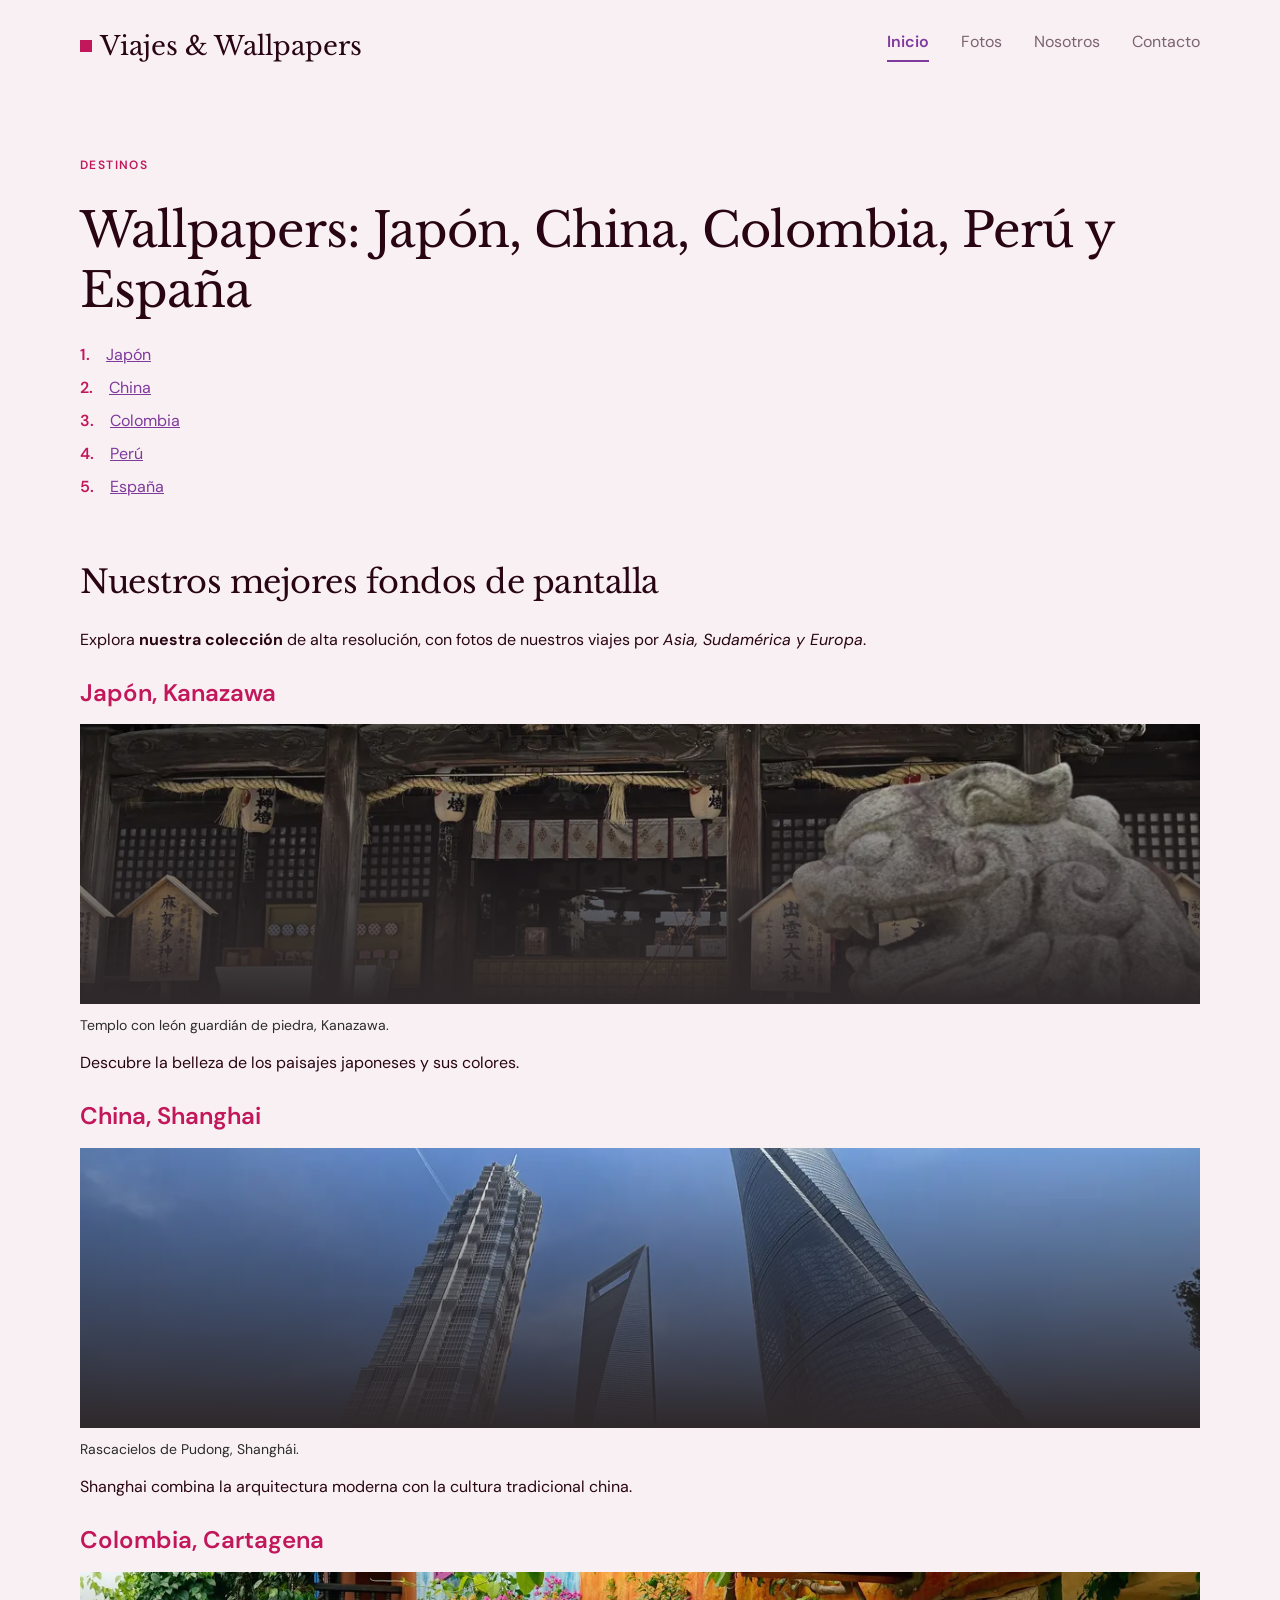
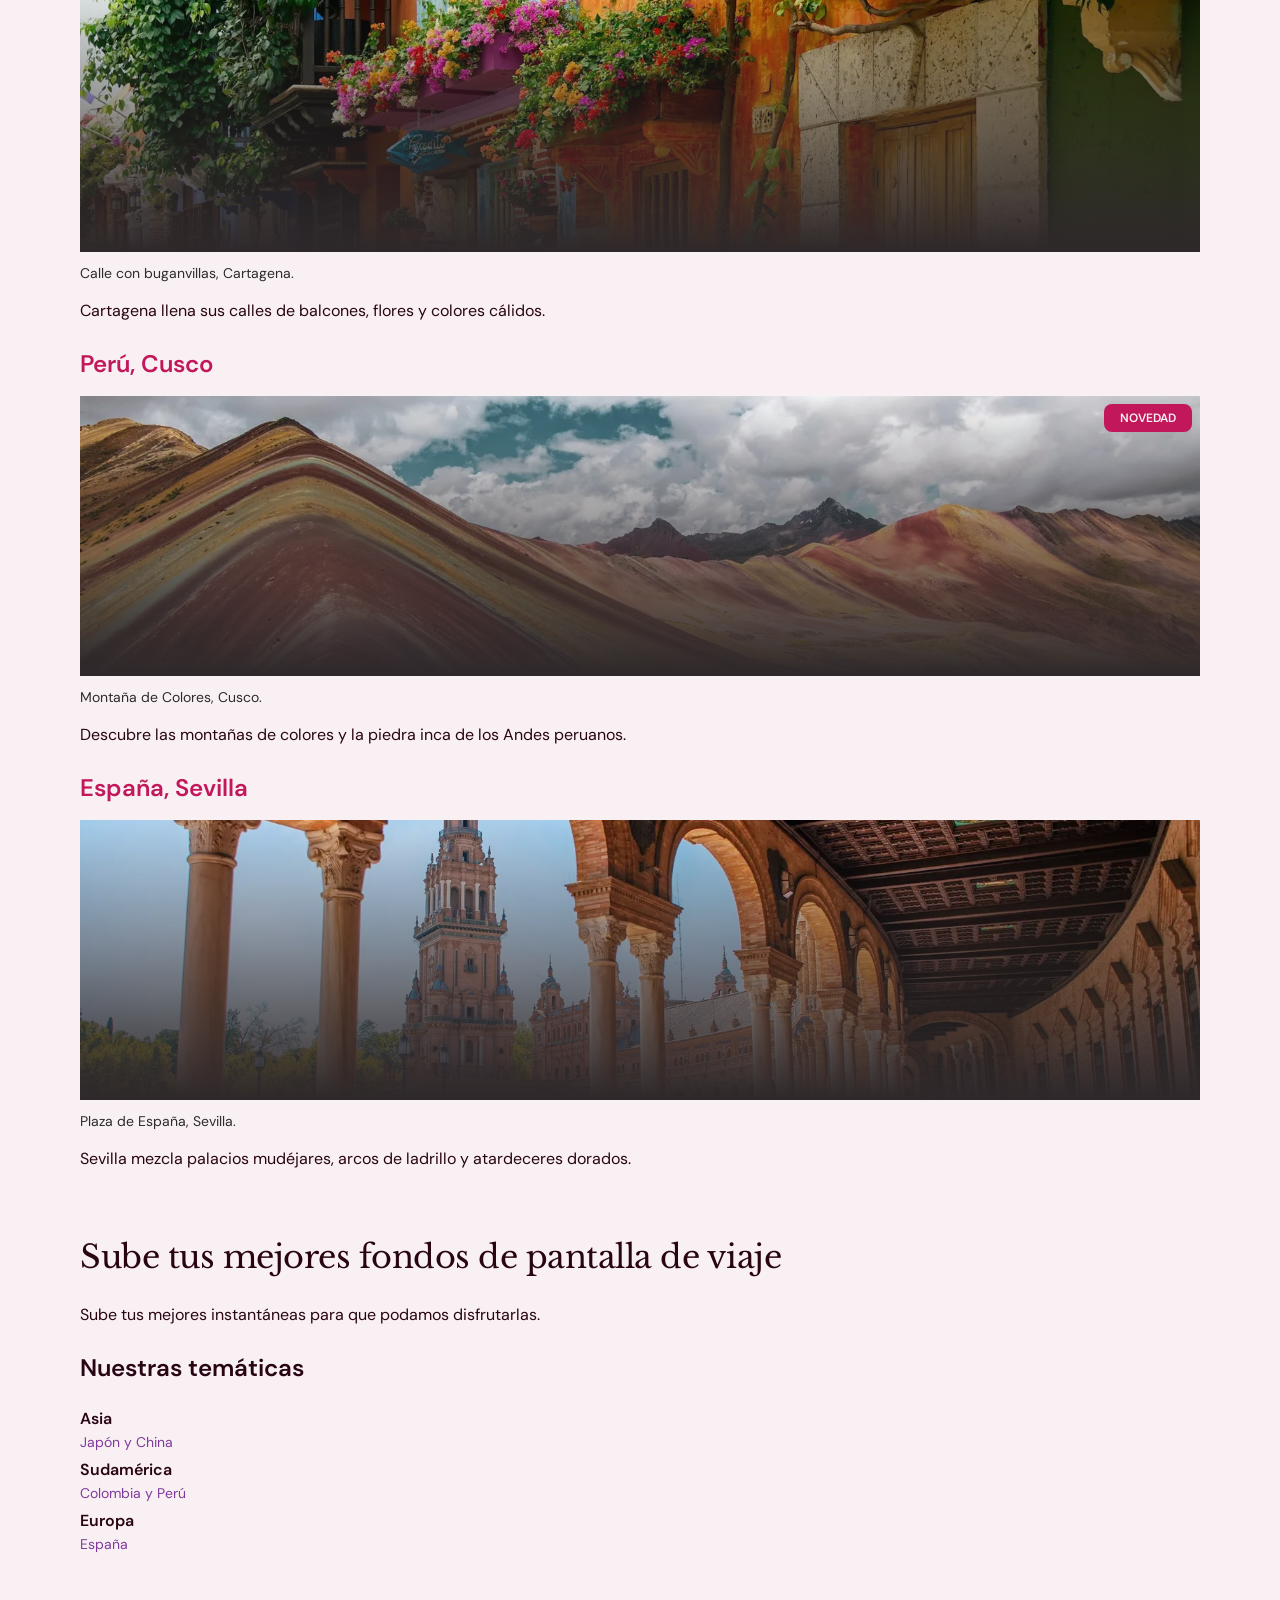
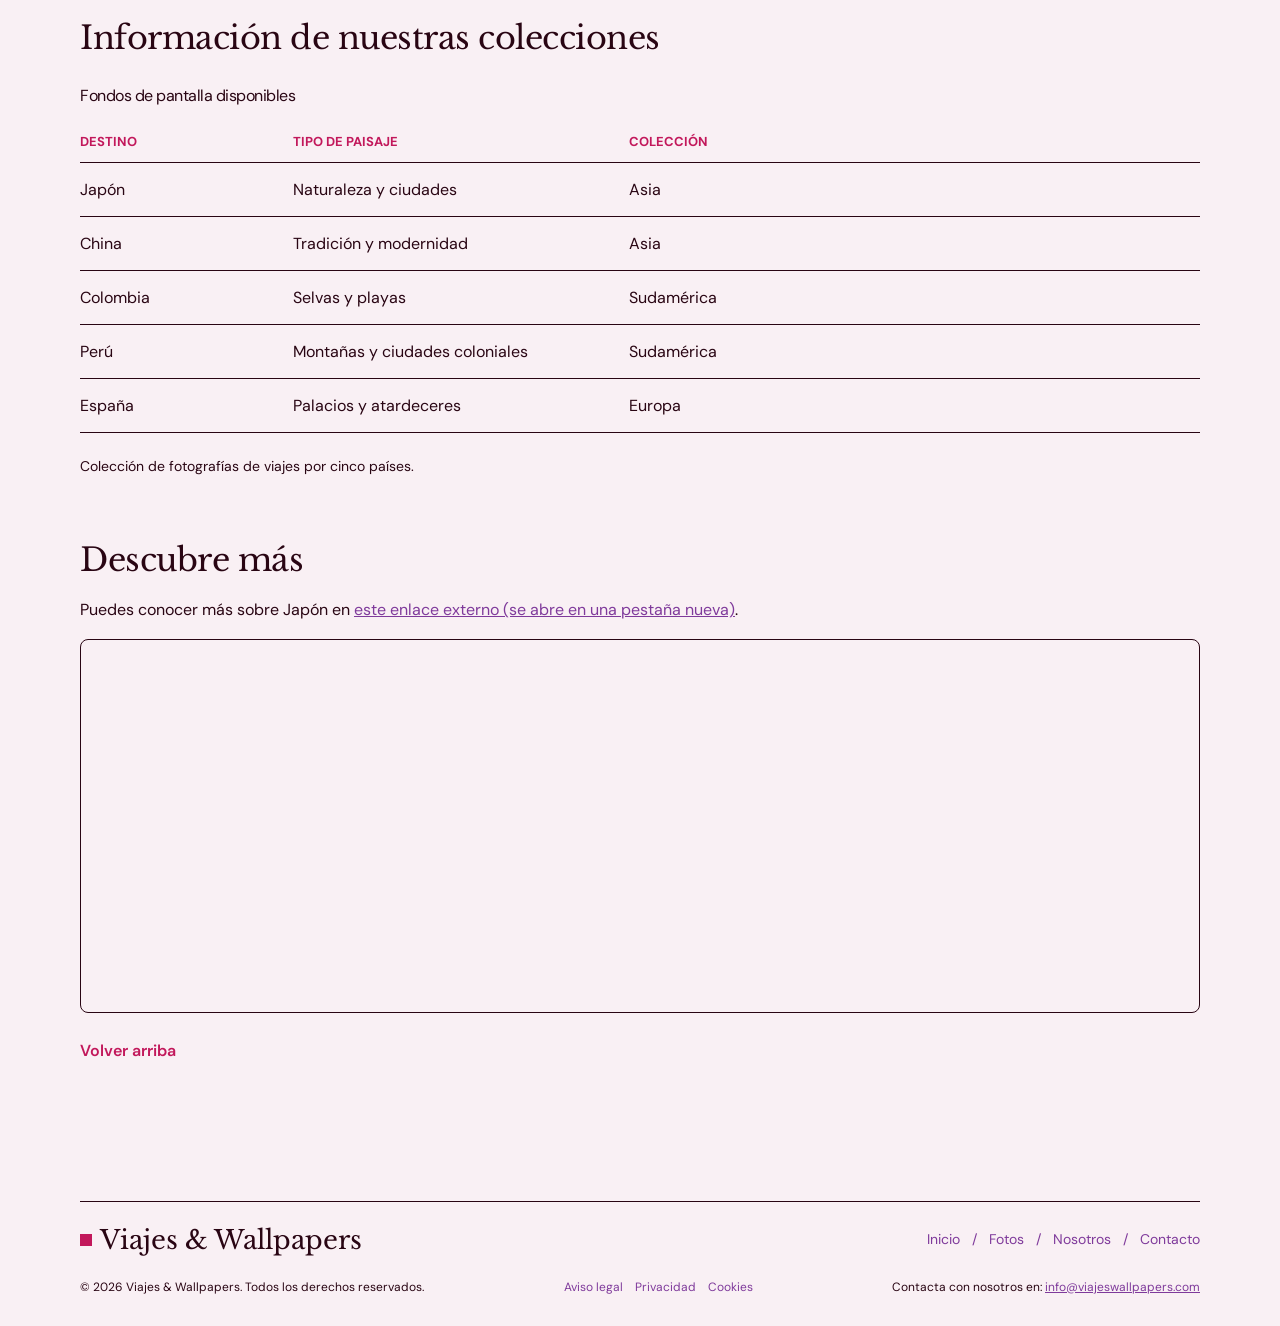
<file: index.html>
<!doctype html>
<!--
  Viajes &amp; Wallpapers · Inicio (index.html)
  Práctica UT1 · Diseño de Interfaces Web · 2.º DAW · IES Juan de la Cierva
  Portada, según nuestro diseño de Figma (Inicio, en ordenador y en móvil).
  Aquí están las tarjetas con la etiqueta «Novedad» (pasos 5 y 6) y la tabla y el mapa (paso 7).
  Cabecera, menú y pie son los mismos que en plantilla.html (paso 8). Estilos en css/estilos.css.
-->
<html lang="es">
  <head>
    <meta charset="UTF-8" />
    <meta name="viewport" content="width=device-width, initial-scale=1" />
    <title>Inicio - Viajes &amp; Wallpapers</title>

    <!-- Tipografías de nuestra guía de estilo (paso 2): Libre Baskerville para títulos y DM Sans para texto, desde Google Fonts. Este enlace va antes de estilos.css y los preconnect adelantan la conexión. Si cambiáis de fuente, cambiad este enlace en todas las páginas y las variables de fuente del CSS -->
    <link rel="preconnect" href="https://fonts.googleapis.com" />
    <link rel="preconnect" href="https://fonts.gstatic.com" crossorigin />
    <link
      rel="stylesheet"
      href="https://fonts.googleapis.com/css2?family=DM+Sans:ital,wght@0,400;0,600;0,700;1,400&amp;family=Libre+Baskerville:ital,wght@0,400;0,700;1,400&amp;display=swap"
    />
    <!-- Hoja de estilos única de la web (paso 1). Todo el estilo va en css/estilos.css: no uséis style= ni bloques style -->
    <link rel="stylesheet" href="css/estilos.css" />
    <!-- Icono de la pestaña: el cuadrado de nuestra marca -->
    <link rel="icon" href="img/icono/favicon.svg" type="image/svg+xml" />
  </head>

  <body id="arriba">
    <!-- CABECERA: zona «cabecera» del grid del body (paso 3). La marca enlaza siempre a la portada -->
    <header class="cabecera">
      <a class="marca" href="index.html">
        <span class="marca__simbolo"></span>
        Viajes &amp; Wallpapers
      </a>
    </header>

    <!-- MENÚ (paso 4): zona «menu» del grid, con display: flex en el ul. aria-current="page" va en el enlace de la página en la que estamos y es lo que la marca como activa. Si añadís una página al menú, añadid su li en todas las páginas y en plantilla.html -->
    <nav class="menu" aria-label="Menú principal">
      <ul>
        <li><a href="index.html" aria-current="page">Inicio</a></li>
        <li><a href="fotos.html">Fotos</a></li>
        <li><a href="nosotros.html">Nosotros</a></li>
        <li><a href="contacto.html">Contacto</a></li>
      </ul>
    </nav>

    <!-- CONTENIDO PRINCIPAL: zona «principal» del grid. Un solo main y un solo h1 por página, con los títulos en orden (h1, h2, h3) sin saltar niveles -->
    <main class="principal">
      <!-- PRESENTACIÓN: único h1 de la página y lista de los cinco destinos. El antetítulo «Destinos» solo se ve en ordenador: en móvil lo oculta el CSS (sección 17) -->
      <section class="seccion">
        <p class="antetitulo antetitulo--escritorio">Destinos</p>
        <h1>Wallpapers: Japón, China, Colombia, Perú y España</h1>
        <ol class="lista-destinos">
          <li><a href="fotos.html#japon">Japón</a></li>
          <li><a href="fotos.html#china">China</a></li>
          <li><a href="fotos.html#colombia">Colombia</a></li>
          <li><a href="fotos.html#peru">Perú</a></li>
          <li><a href="fotos.html#espana">España</a></li>
        </ol>
      </section>

      <!-- FONDOS DE PANTALLA: un h2, una introducción y las tarjetas de los destinos -->
      <section class="seccion">
        <h2>Nuestros mejores fondos de pantalla</h2>
        <p>
          Explora <strong>nuestra colección</strong> de alta resolución, con
          fotos de nuestros viajes por <em>Asia, Sudamérica y Europa</em>.
        </p>

        <!-- TARJETAS (paso 5): div.tarjetas con un article.tarjeta por destino. Para añadir una, copiad un article entero y cambiad h3, foto, alt, pie de foto y texto (el alt describe lo que se ve en la foto). ETIQUETA «NOVEDAD» (paso 6): es el span.etiqueta de Perú; para ponerla en otra tarjeta, moved el span a esa tarjeta -->
        <div class="tarjetas">
          <article class="tarjeta">
            <h3>Japón, Kanazawa</h3>
            <figure>
              <img
                src="img/25.webp"
                alt="Templo japonés de madera con un león guardián de piedra en primer plano"
              />
              <figcaption>
                Templo con león guardián de piedra, Kanazawa.
              </figcaption>
            </figure>
            <p>Descubre la belleza de los paisajes japoneses y sus colores.</p>
          </article>

          <article class="tarjeta">
            <h3>China, Shanghai</h3>
            <figure>
              <img
                src="img/9.webp"
                alt="Rascacielos de Pudong vistos desde abajo contra un cielo azul"
              />
              <figcaption>Rascacielos de Pudong, Shanghái.</figcaption>
            </figure>
            <p>
              Shanghai combina la arquitectura moderna con la cultura
              tradicional china.
            </p>
          </article>

          <article class="tarjeta">
            <h3>Colombia, Cartagena</h3>
            <figure>
              <img
                src="img/65.webp"
                alt="Calle de Cartagena con fachadas de colores y buganvillas en los balcones"
              />
              <figcaption>Calle con buganvillas, Cartagena.</figcaption>
            </figure>
            <p>
              Cartagena llena sus calles de balcones, flores y colores cálidos.
            </p>
          </article>

          <article class="tarjeta">
            <span class="etiqueta">Novedad</span>
            <h3>Perú, Cusco</h3>
            <figure>
              <img
                src="img/30.webp"
                alt="Montaña de Colores con franjas rosas, ocres y moradas bajo un cielo nublado"
              />
              <figcaption>Montaña de Colores, Cusco.</figcaption>
            </figure>
            <p>
              Descubre las montañas de colores y la piedra inca de los Andes
              peruanos.
            </p>
          </article>

          <article class="tarjeta">
            <h3>España, Sevilla</h3>
            <figure>
              <img
                src="img/41.webp"
                alt="Galería de arcos de la Plaza de España de Sevilla con una torre al fondo"
              />
              <figcaption>Plaza de España, Sevilla.</figcaption>
            </figure>
            <p>
              Sevilla mezcla palacios mudéjares, arcos de ladrillo y atardeceres
              dorados.
            </p>
          </article>
        </div>
      </section>

      <!-- SUBE TUS FONDOS: lista anidada de la UT0 (un ul dentro de cada li). Para un país nuevo, añadid su li dentro de su continente: la «y» entre países la pone el CSS -->
      <section class="seccion">
        <h2>Sube tus mejores fondos de pantalla de viaje</h2>
        <p>Sube tus mejores instantáneas para que podamos disfrutarlas.</p>

        <h3>Nuestras temáticas</h3>
        <ul class="tematicas">
          <li>
            Asia
            <ul>
              <li>Japón</li>
              <li>China</li>
            </ul>
          </li>
          <li>
            Sudamérica
            <ul>
              <li>Colombia</li>
              <li>Perú</li>
            </ul>
          </li>
          <li>
            Europa
            <ul>
              <li>España</li>
            </ul>
          </li>
        </ul>
      </section>

      <!-- TABLA DE COLECCIONES (paso 7): la tabla de la UT0, con caption, th con scope="col" y la nota final con colspan. Todo su estilo está en el CSS. Para un país nuevo, añadid un tr en el tbody con la colección escrita en su fila (sin rowspan) -->
      <section class="seccion">
        <h2>Información de nuestras colecciones</h2>
        <table>
          <caption>
            Fondos de pantalla disponibles
          </caption>
          <thead>
            <tr>
              <th scope="col">Destino</th>
              <th scope="col">Tipo de paisaje</th>
              <th scope="col">Colección</th>
            </tr>
          </thead>
          <tbody>
            <tr>
              <td>Japón</td>
              <td>Naturaleza y ciudades</td>
              <td>Asia</td>
            </tr>
            <tr>
              <td>China</td>
              <td>Tradición y modernidad</td>
              <td>Asia</td>
            </tr>
            <tr>
              <td>Colombia</td>
              <td>Selvas y playas</td>
              <td>Sudamérica</td>
            </tr>
            <tr>
              <td>Perú</td>
              <td>Montañas y ciudades coloniales</td>
              <td>Sudamérica</td>
            </tr>
            <tr>
              <td>España</td>
              <td>Palacios y atardeceres</td>
              <td>Europa</td>
            </tr>
          </tbody>
          <tfoot>
            <tr>
              <td colspan="3">
                Colección de fotografías de viajes por cinco países.
              </td>
            </tr>
          </tfoot>
        </table>
      </section>

      <!-- DESCUBRE MÁS: enlace externo y mapa (paso 7). El enlace abre otra pestaña: lleva rel="noopener" por seguridad y lo avisa en el texto para no sorprender a nadie. El iframe de OpenStreetMap necesita su title, que es lo que lee el lector de pantalla; loading="lazy" retrasa su carga hasta que se acerca a la pantalla. «Volver arriba» lleva al id="arriba" del body -->
      <section class="seccion seccion--compacta">
        <h2>Descubre más</h2>
        <p>
          Puedes conocer más sobre Japón en
          <a
            href="https://es.wikipedia.org/wiki/Jap%C3%B3n"
            target="_blank"
            rel="noopener"
            >este enlace externo (se abre en una pestaña nueva)</a
          >.
        </p>
        <iframe
          class="mapa"
          src="https://www.openstreetmap.org/export/embed.html?bbox=128.0%2C30.0%2C146.5%2C45.6&amp;layer=mapnik"
          title="Mapa de Japón en OpenStreetMap"
          loading="lazy"
        ></iframe>
        <a class="volver-arriba" href="#arriba">Volver arriba</a>
      </section>
    </main>

    <!-- PIE (paso 8): zona «pie» del grid, igual en todas las páginas, con los enlaces legales. Si cambiáis algo del pie, cambiadlo en todas las páginas y en plantilla.html -->
    <footer class="pie">
      <div class="pie__fila">
        <a class="marca" href="index.html">
          <span class="marca__simbolo"></span>
          Viajes &amp; Wallpapers
        </a>
        <nav aria-label="Menú del pie">
          <ul class="pie__lista pie__lista--barras">
            <li><a href="index.html">Inicio</a></li>
            <li><a href="fotos.html">Fotos</a></li>
            <li><a href="nosotros.html">Nosotros</a></li>
            <li><a href="contacto.html">Contacto</a></li>
          </ul>
        </nav>
      </div>

      <div class="pie__fila pie__legal">
        <p>
          &copy; 2026 Viajes &amp; Wallpapers. Todos los derechos reservados.
        </p>
        <ul class="pie__lista">
          <li><a href="aviso-legal.html">Aviso legal</a></li>
          <li><a href="privacidad.html">Privacidad</a></li>
          <li><a href="cookies.html">Cookies</a></li>
        </ul>
        <p>
          <!-- ===== PARTE COMÚN: cuentame si ves este mensaje ===== -->
          Contacta con nosotros en:
          <a href="mailto:info@viajeswallpapers.com"
            >info@viajeswallpapers.com</a
          >
        </p>
      </div>
    </footer>
  </body>
</html>
</file>
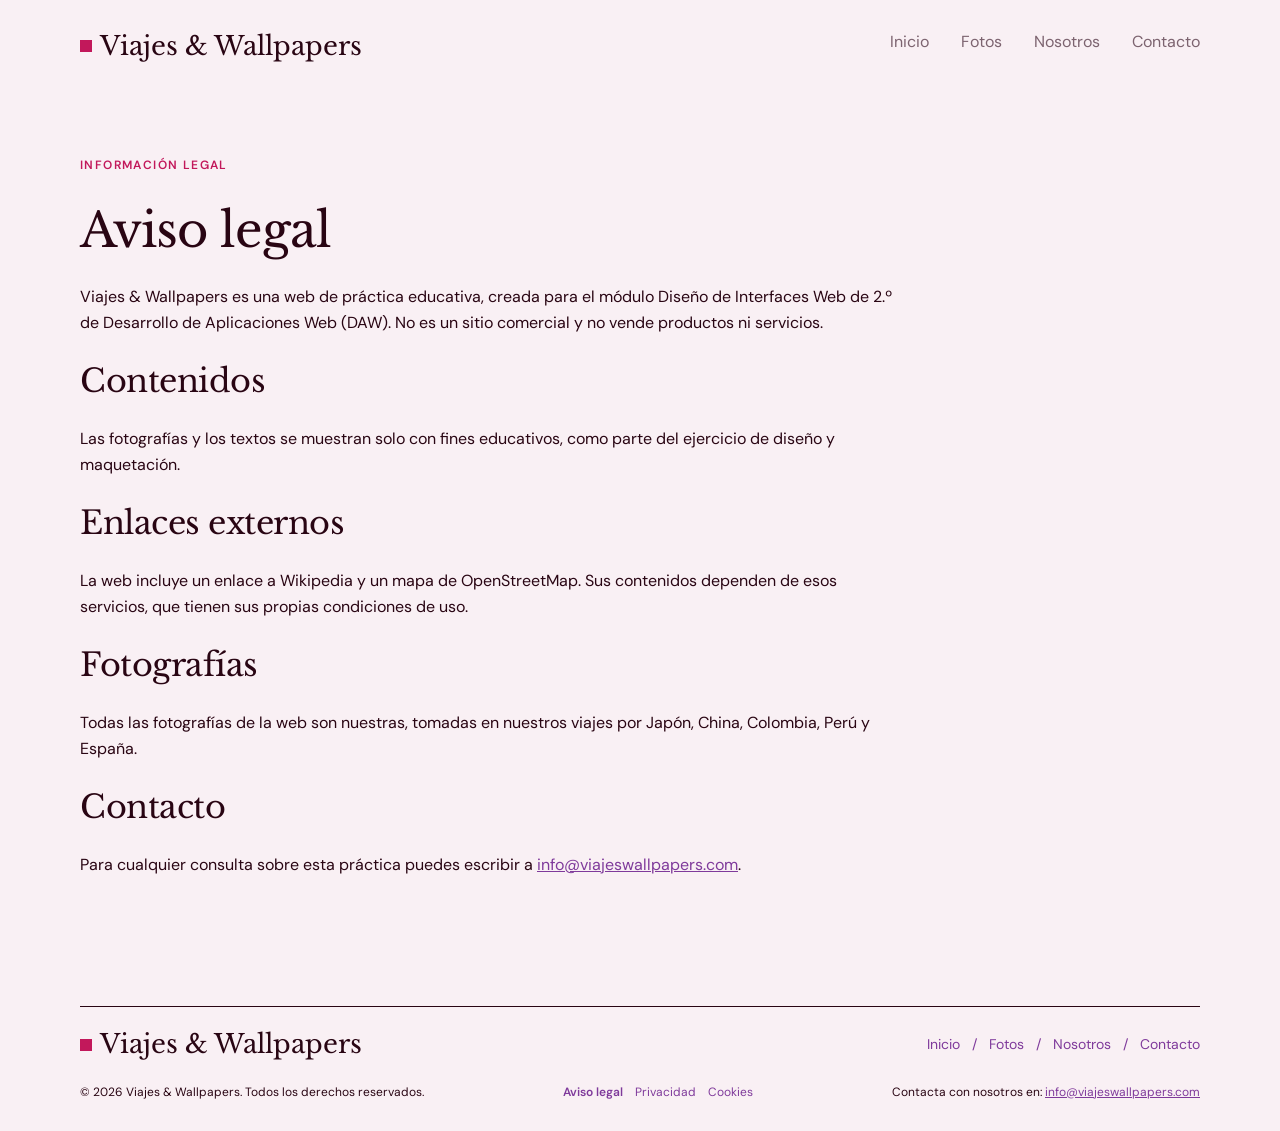
<file: aviso-legal.html>
<!doctype html>
<!--
  Viajes &amp; Wallpapers · Aviso legal (aviso-legal.html)
  Práctica UT1 · Diseño de Interfaces Web · 2.º DAW · IES Juan de la Cierva
  Creada a partir de plantilla.html (paso 8): solo cambian el title y el contenido del main.
  Estilos en css/estilos.css.
-->
<html lang="es">
  <head>
    <!-- ===== PARTE COMÚN: no tocar ===== -->
    <meta charset="UTF-8" />
    <meta
      name="viewport"
      content="width=device-width, initial-scale=1" />

    <!-- ===== ZONA VARIABLE: el título, con el formato «Nombre - Viajes &amp; Wallpapers» ===== -->
    <title>Aviso legal - Viajes &amp; Wallpapers</title>

    <!-- ===== PARTE COMÚN: no tocar ===== -->
    <!-- Tipografías de nuestra guía de estilo (paso 2): Libre Baskerville para títulos y DM Sans para texto, desde Google Fonts. Este enlace va antes de estilos.css y los preconnect adelantan la conexión. Si cambiáis de fuente, cambiad este enlace en todas las páginas y las variables de fuente del CSS -->
    <link rel="preconnect" href="https://fonts.googleapis.com" />
    <link rel="preconnect" href="https://fonts.gstatic.com" crossorigin />
    <link
      rel="stylesheet"
      href="https://fonts.googleapis.com/css2?family=DM+Sans:ital,wght@0,400;0,600;0,700;1,400&amp;family=Libre+Baskerville:ital,wght@0,400;0,700;1,400&amp;display=swap" />
    <!-- Hoja de estilos única de la web (paso 1). Todo el estilo va en css/estilos.css: no uséis style= ni bloques style -->
    <link rel="stylesheet" href="css/estilos.css" />
    <!-- Icono de la pestaña: el cuadrado de nuestra marca -->
    <link rel="icon" href="img/icono/favicon.svg" type="image/svg+xml" />
  </head>

  <body id="arriba">
    <!-- ===== PARTE COMÚN: no tocar ===== -->
    <!-- CABECERA: zona «cabecera» del grid del body (paso 3). La marca enlaza siempre a la portada -->
    <header class="cabecera">
      <a class="marca" href="index.html">
        <span class="marca__simbolo"></span>
        Viajes &amp; Wallpapers
      </a>
    </header>

    <!-- MENÚ (paso 4): zona «menu» del grid, con display: flex en el ul. aria-current="page" va en el enlace de la página en la que estamos y es lo que la marca como activa. Si añadís una página al menú, añadid su li en todas las páginas y en plantilla.html -->
    <!-- Las páginas legales no están en el menú: aquí ningún enlace lleva aria-current, la página se marca en el pie -->
    <nav class="menu" aria-label="Menú principal">
      <ul>
        <li><a href="index.html">Inicio</a></li>
        <li><a href="fotos.html">Fotos</a></li>
        <li><a href="nosotros.html">Nosotros</a></li>
        <li><a href="contacto.html">Contacto</a></li>
      </ul>
    </nav>

    <!-- CONTENIDO PRINCIPAL: zona «principal» del grid. Un solo main y un solo h1 por página, con los títulos en orden (h1, h2, h3) sin saltar niveles -->
    <main class="principal">
      <!-- ===== ZONA VARIABLE: el contenido de la página, con un solo h1 ===== -->
      <section class="seccion seccion--lectura">
        <p class="antetitulo">Información legal</p>
        <h1>Aviso legal</h1>
        <p>
          Viajes &amp; Wallpapers es una web de práctica educativa, creada para
          el módulo Diseño de Interfaces Web de 2.º de Desarrollo de
          Aplicaciones Web (DAW). No es un sitio comercial y no vende productos
          ni servicios.
        </p>

        <h2>Contenidos</h2>
        <p>
          Las fotografías y los textos se muestran solo con fines educativos,
          como parte del ejercicio de diseño y maquetación.
        </p>

        <h2>Enlaces externos</h2>
        <p>
          La web incluye un enlace a Wikipedia y un mapa de OpenStreetMap. Sus
          contenidos dependen de esos servicios, que tienen sus propias
          condiciones de uso.
        </p>

        <!-- FOTOGRAFÍAS: la web presenta todas las fotos como nuestras. Los créditos de las que no lo son (autor, enlace y licencia) están en el README.md: si añadís una foto que no sea nuestra, apuntadla allí -->
        <h2>Fotografías</h2>
        <p>
          Todas las fotografías de la web son nuestras, tomadas en nuestros
          viajes por Japón, China, Colombia, Perú y España.
        </p>

        <h2>Contacto</h2>
        <p>
          Para cualquier consulta sobre esta práctica puedes escribir a
          <a href="mailto:info@viajeswallpapers.com">info@viajeswallpapers.com</a>.
        </p>
      </section>
    </main>

    <!-- ===== PARTE COMÚN: no tocar ===== -->
    <!-- PIE (paso 8): zona «pie» del grid, igual en todas las páginas, con los enlaces legales. Si cambiáis algo del pie, cambiadlo en todas las páginas y en plantilla.html -->
    <footer class="pie">
      <div class="pie__fila">
        <a class="marca" href="index.html">
          <span class="marca__simbolo"></span>
          Viajes &amp; Wallpapers
        </a>
        <nav aria-label="Menú del pie">
          <ul class="pie__lista pie__lista--barras">
            <li><a href="index.html">Inicio</a></li>
            <li><a href="fotos.html">Fotos</a></li>
            <li><a href="nosotros.html">Nosotros</a></li>
            <li><a href="contacto.html">Contacto</a></li>
          </ul>
        </nav>
      </div>

      <div class="pie__fila pie__legal">
        <p>&copy; 2026 Viajes &amp; Wallpapers. Todos los derechos reservados.</p>
        <!-- Esta página legal lleva aria-current="page" en su enlace: el CSS lo marca en seminegrita -->
        <ul class="pie__lista">
          <li><a href="aviso-legal.html" aria-current="page">Aviso legal</a></li>
          <li><a href="privacidad.html">Privacidad</a></li>
          <li><a href="cookies.html">Cookies</a></li>
        </ul>
        <p>
          Contacta con nosotros en:
          <a href="mailto:info@viajeswallpapers.com">info@viajeswallpapers.com</a>
        </p>
      </div>
    </footer>
  </body>
</html>
</file>
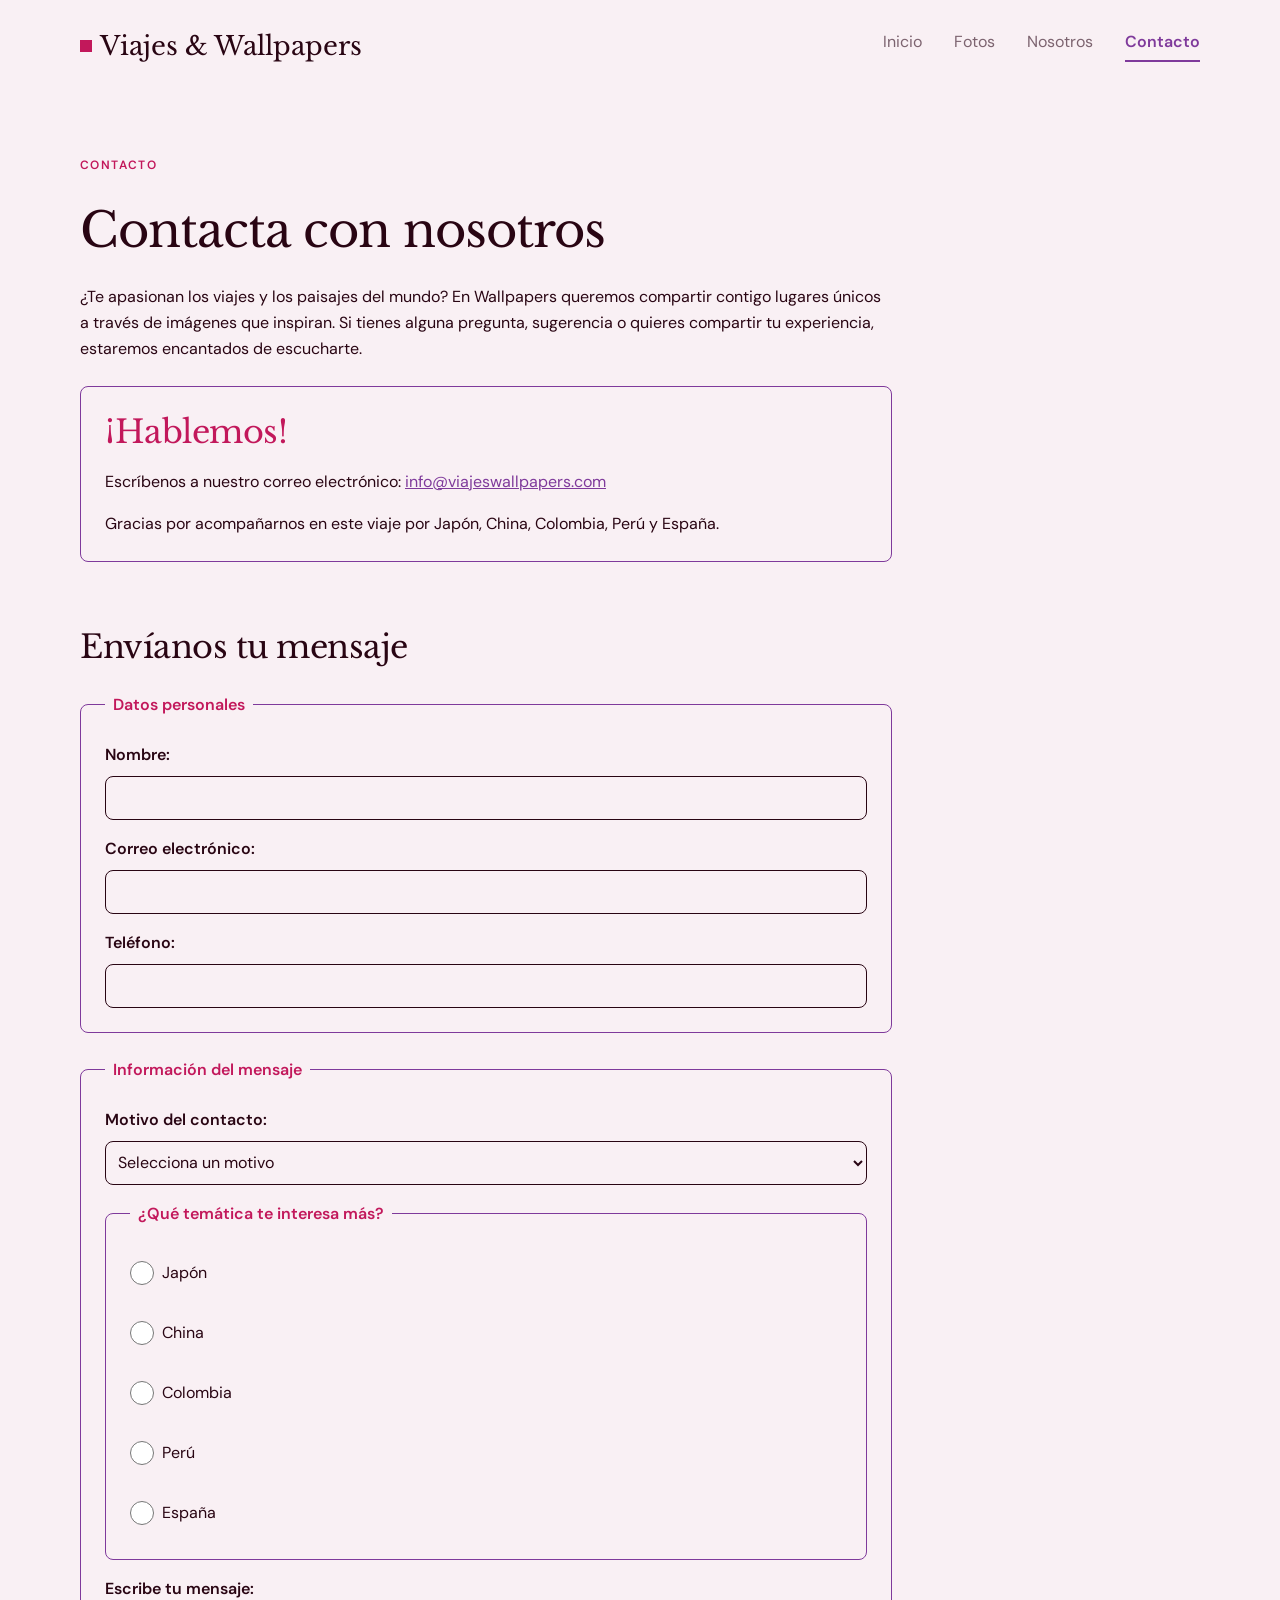
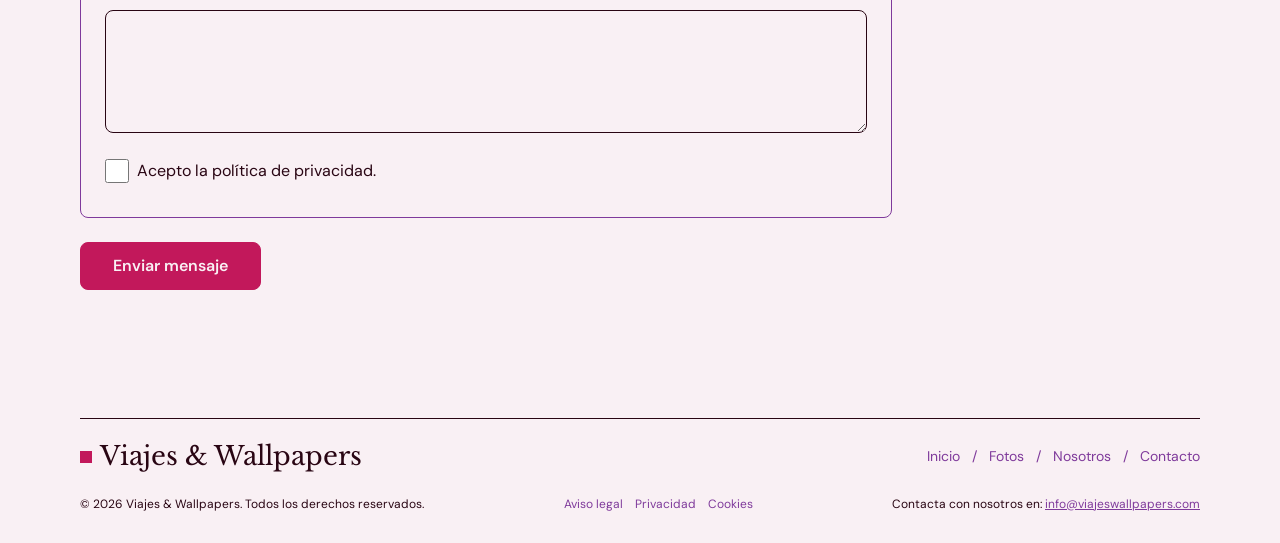
<file: contacto.html>
<!doctype html>
<!--
  Viajes &amp; Wallpapers · Contacto (contacto.html)
  Práctica UT1 · Diseño de Interfaces Web · 2.º DAW · IES Juan de la Cierva
  Formulario de contacto. No tiene diseño propio en Figma: reutiliza las clases comunes.
  Cabecera, menú y pie son los mismos que en plantilla.html (paso 8). Estilos en css/estilos.css.
-->
<html lang="es">
  <head>
    <meta charset="UTF-8" />
    <meta
      name="viewport"
      content="width=device-width, initial-scale=1" />

    <title>Contacto - Viajes &amp; Wallpapers</title>

    <!-- Tipografías de nuestra guía de estilo (paso 2): Libre Baskerville para títulos y DM Sans para texto, desde Google Fonts. Este enlace va antes de estilos.css y los preconnect adelantan la conexión. Si cambiáis de fuente, cambiad este enlace en todas las páginas y las variables de fuente del CSS -->
    <link rel="preconnect" href="https://fonts.googleapis.com" />
    <link rel="preconnect" href="https://fonts.gstatic.com" crossorigin />
    <link
      rel="stylesheet"
      href="https://fonts.googleapis.com/css2?family=DM+Sans:ital,wght@0,400;0,600;0,700;1,400&amp;family=Libre+Baskerville:ital,wght@0,400;0,700;1,400&amp;display=swap" />
    <!-- Hoja de estilos única de la web (paso 1). Todo el estilo va en css/estilos.css: no uséis style= ni bloques style -->
    <link rel="stylesheet" href="css/estilos.css" />
    <!-- Icono de la pestaña: el cuadrado de nuestra marca -->
    <link rel="icon" href="img/icono/favicon.svg" type="image/svg+xml" />
  </head>

  <body id="arriba">
    <!-- CABECERA: zona «cabecera» del grid del body (paso 3). La marca enlaza siempre a la portada -->
    <header class="cabecera">
      <a class="marca" href="index.html">
        <span class="marca__simbolo"></span>
        Viajes &amp; Wallpapers
      </a>
    </header>

    <!-- MENÚ (paso 4): zona «menu» del grid, con display: flex en el ul. aria-current="page" va en el enlace de la página en la que estamos y es lo que la marca como activa. Si añadís una página al menú, añadid su li en todas las páginas y en plantilla.html -->
    <nav class="menu" aria-label="Menú principal">
      <ul>
        <li><a href="index.html">Inicio</a></li>
        <li><a href="fotos.html">Fotos</a></li>
        <li><a href="nosotros.html">Nosotros</a></li>
        <li><a href="contacto.html" aria-current="page">Contacto</a></li>
      </ul>
    </nav>

    <!-- CONTENIDO PRINCIPAL: zona «principal» del grid. Un solo main y un solo h1 por página, con los títulos en orden (h1, h2, h3) sin saltar niveles -->
    <main class="principal">
      <!-- PRESENTACIÓN: único h1, texto de la UT0 y una tarjeta con borde con el correo (el enlace mailto: abre el programa de correo) -->
      <section class="seccion seccion--lectura">
        <p class="antetitulo">Contacto</p>
        <h1>Contacta con nosotros</h1>
        <p>
          ¿Te apasionan los viajes y los paisajes del mundo? En Wallpapers
          queremos compartir contigo lugares únicos a través de imágenes que
          inspiran. Si tienes alguna pregunta, sugerencia o quieres compartir tu
          experiencia, estaremos encantados de escucharte.
        </p>

        <article class="tarjeta tarjeta--borde">
          <h2>¡Hablemos!</h2>
          <p>
            Escríbenos a nuestro correo electrónico:
            <a href="mailto:info@viajeswallpapers.com">info@viajeswallpapers.com</a>
          </p>
          <p>Gracias por acompañarnos en este viaje por Japón, China, Colombia, Perú y España.</p>
        </article>
      </section>

      <!-- FORMULARIO: no tenemos servidor, así que action="#" y method="get" solo recargan la página (lo explica la política de privacidad). La validación es la de HTML5 (required, minlength, type="email"), sin JavaScript. Cada label va unido a su campo con for e id: si copiáis un campo, cambiad los dos. Los fieldset con legend agrupan los campos relacionados -->
      <section class="seccion">
        <h2>Envíanos tu mensaje</h2>

        <form class="formulario" action="#" method="get">
          <!-- Datos personales -->
          <fieldset>
            <legend>Datos personales</legend>

            <p class="campo">
              <label for="nombre">Nombre:</label>
              <input type="text" id="nombre" name="nombre" required minlength="2" />
            </p>

            <p class="campo">
              <label for="correo">Correo electrónico:</label>
              <input type="email" id="correo" name="correo" required />
            </p>

            <p class="campo">
              <label for="telefono">Teléfono:</label>
              <input type="tel" id="telefono" name="telefono" required />
            </p>
          </fieldset>

          <!-- Información del mensaje -->
          <fieldset>
            <legend>Información del mensaje</legend>

            <p class="campo">
              <label for="motivo">Motivo del contacto:</label>
              <select id="motivo" name="motivo" required>
                <option value="">Selecciona un motivo</option>
                <option value="consulta">Consulta</option>
                <option value="sugerencia">Sugerencia</option>
                <option value="fotografias">Compartir fotografías</option>
                <option value="otro">Otro</option>
              </select>
            </p>

            <!-- Temática: los radios comparten name, así solo se puede elegir uno, y basta con required en el primero. Para añadir un país, copiad un p.opcion y cambiad id, value y for -->
            <fieldset class="opciones">
              <legend>¿Qué temática te interesa más?</legend>
              <p class="opcion">
                <input type="radio" id="japon" name="tematica" value="japon" required />
                <label for="japon">Japón</label>
              </p>
              <p class="opcion">
                <input type="radio" id="china" name="tematica" value="china" />
                <label for="china">China</label>
              </p>
              <p class="opcion">
                <input type="radio" id="colombia" name="tematica" value="colombia" />
                <label for="colombia">Colombia</label>
              </p>
              <p class="opcion">
                <input type="radio" id="peru" name="tematica" value="peru" />
                <label for="peru">Perú</label>
              </p>
              <p class="opcion">
                <input type="radio" id="espana" name="tematica" value="espana" />
                <label for="espana">España</label>
              </p>
            </fieldset>

            <p class="campo">
              <label for="mensaje">Escribe tu mensaje:</label>
              <textarea id="mensaje" name="mensaje" rows="5" required minlength="10"></textarea>
            </p>

            <p class="opcion">
              <input type="checkbox" id="privacidad" name="privacidad" required />
              <label for="privacidad">Acepto la política de privacidad.</label>
            </p>
          </fieldset>

          <button class="boton" type="submit">Enviar mensaje</button>
        </form>
      </section>
    </main>

    <!-- PIE (paso 8): zona «pie» del grid, igual en todas las páginas, con los enlaces legales. Si cambiáis algo del pie, cambiadlo en todas las páginas y en plantilla.html -->
    <footer class="pie">
      <div class="pie__fila">
        <a class="marca" href="index.html">
          <span class="marca__simbolo"></span>
          Viajes &amp; Wallpapers
        </a>
        <nav aria-label="Menú del pie">
          <ul class="pie__lista pie__lista--barras">
            <li><a href="index.html">Inicio</a></li>
            <li><a href="fotos.html">Fotos</a></li>
            <li><a href="nosotros.html">Nosotros</a></li>
            <li><a href="contacto.html">Contacto</a></li>
          </ul>
        </nav>
      </div>

      <div class="pie__fila pie__legal">
        <p>&copy; 2026 Viajes &amp; Wallpapers. Todos los derechos reservados.</p>
        <ul class="pie__lista">
          <li><a href="aviso-legal.html">Aviso legal</a></li>
          <li><a href="privacidad.html">Privacidad</a></li>
          <li><a href="cookies.html">Cookies</a></li>
        </ul>
        <p>
          Contacta con nosotros en:
          <a href="mailto:info@viajeswallpapers.com">info@viajeswallpapers.com</a>
        </p>
      </div>
    </footer>
  </body>
</html>
</file>
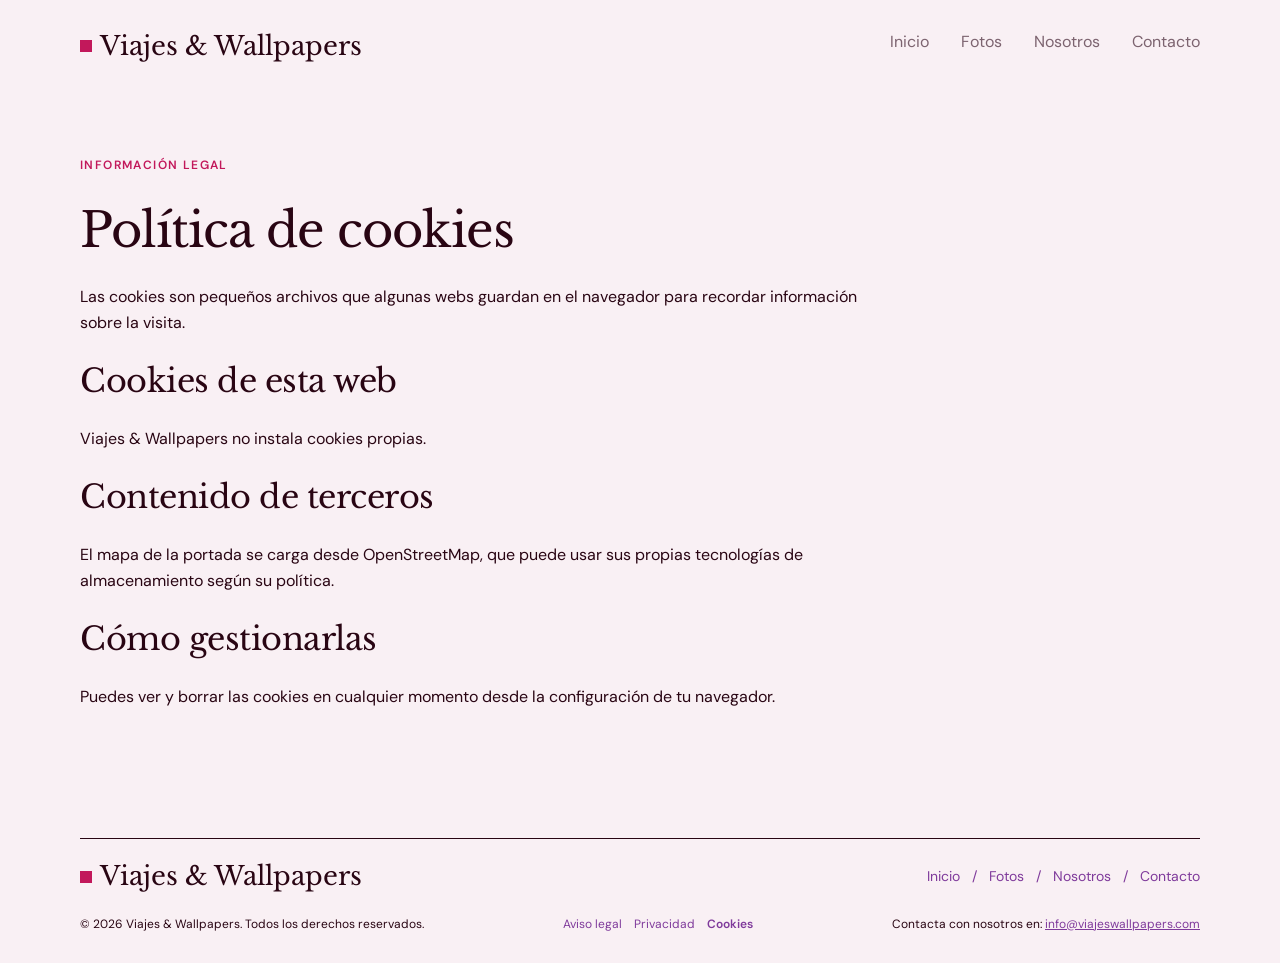
<file: cookies.html>
<!doctype html>
<!--
  Viajes &amp; Wallpapers · Cookies (cookies.html)
  Práctica UT1 · Diseño de Interfaces Web · 2.º DAW · IES Juan de la Cierva
  Creada a partir de plantilla.html (paso 8): solo cambian el title y el contenido del main.
  Estilos en css/estilos.css.
-->
<html lang="es">
  <head>
    <!-- ===== PARTE COMÚN: no tocar ===== -->
    <meta charset="UTF-8" />
    <meta
      name="viewport"
      content="width=device-width, initial-scale=1" />

    <!-- ===== ZONA VARIABLE: el título, con el formato «Nombre - Viajes &amp; Wallpapers» ===== -->
    <title>Cookies - Viajes &amp; Wallpapers</title>

    <!-- ===== PARTE COMÚN: no tocar ===== -->
    <!-- Tipografías de nuestra guía de estilo (paso 2): Libre Baskerville para títulos y DM Sans para texto, desde Google Fonts. Este enlace va antes de estilos.css y los preconnect adelantan la conexión. Si cambiáis de fuente, cambiad este enlace en todas las páginas y las variables de fuente del CSS -->
    <link rel="preconnect" href="https://fonts.googleapis.com" />
    <link rel="preconnect" href="https://fonts.gstatic.com" crossorigin />
    <link
      rel="stylesheet"
      href="https://fonts.googleapis.com/css2?family=DM+Sans:ital,wght@0,400;0,600;0,700;1,400&amp;family=Libre+Baskerville:ital,wght@0,400;0,700;1,400&amp;display=swap" />
    <!-- Hoja de estilos única de la web (paso 1). Todo el estilo va en css/estilos.css: no uséis style= ni bloques style -->
    <link rel="stylesheet" href="css/estilos.css" />
    <!-- Icono de la pestaña: el cuadrado de nuestra marca -->
    <link rel="icon" href="img/icono/favicon.svg" type="image/svg+xml" />
  </head>

  <body id="arriba">
    <!-- ===== PARTE COMÚN: no tocar ===== -->
    <!-- CABECERA: zona «cabecera» del grid del body (paso 3). La marca enlaza siempre a la portada -->
    <header class="cabecera">
      <a class="marca" href="index.html">
        <span class="marca__simbolo"></span>
        Viajes &amp; Wallpapers
      </a>
    </header>

    <!-- MENÚ (paso 4): zona «menu» del grid, con display: flex en el ul. aria-current="page" va en el enlace de la página en la que estamos y es lo que la marca como activa. Si añadís una página al menú, añadid su li en todas las páginas y en plantilla.html -->
    <!-- Las páginas legales no están en el menú: aquí ningún enlace lleva aria-current, la página se marca en el pie -->
    <nav class="menu" aria-label="Menú principal">
      <ul>
        <li><a href="index.html">Inicio</a></li>
        <li><a href="fotos.html">Fotos</a></li>
        <li><a href="nosotros.html">Nosotros</a></li>
        <li><a href="contacto.html">Contacto</a></li>
      </ul>
    </nav>

    <!-- CONTENIDO PRINCIPAL: zona «principal» del grid. Un solo main y un solo h1 por página, con los títulos en orden (h1, h2, h3) sin saltar niveles -->
    <main class="principal">
      <!-- ===== ZONA VARIABLE: el contenido de la página, con un solo h1 ===== -->
      <section class="seccion seccion--lectura">
        <p class="antetitulo">Información legal</p>
        <h1>Política de cookies</h1>
        <p>
          Las cookies son pequeños archivos que algunas webs guardan en el
          navegador para recordar información sobre la visita.
        </p>

        <h2>Cookies de esta web</h2>
        <p>Viajes &amp; Wallpapers no instala cookies propias.</p>

        <h2>Contenido de terceros</h2>
        <p>
          El mapa de la portada se carga desde OpenStreetMap, que puede usar sus
          propias tecnologías de almacenamiento según su política.
        </p>

        <h2>Cómo gestionarlas</h2>
        <p>
          Puedes ver y borrar las cookies en cualquier momento desde la
          configuración de tu navegador.
        </p>
      </section>
    </main>

    <!-- ===== PARTE COMÚN: no tocar ===== -->
    <!-- PIE (paso 8): zona «pie» del grid, igual en todas las páginas, con los enlaces legales. Si cambiáis algo del pie, cambiadlo en todas las páginas y en plantilla.html -->
    <footer class="pie">
      <div class="pie__fila">
        <a class="marca" href="index.html">
          <span class="marca__simbolo"></span>
          Viajes &amp; Wallpapers
        </a>
        <nav aria-label="Menú del pie">
          <ul class="pie__lista pie__lista--barras">
            <li><a href="index.html">Inicio</a></li>
            <li><a href="fotos.html">Fotos</a></li>
            <li><a href="nosotros.html">Nosotros</a></li>
            <li><a href="contacto.html">Contacto</a></li>
          </ul>
        </nav>
      </div>

      <div class="pie__fila pie__legal">
        <p>&copy; 2026 Viajes &amp; Wallpapers. Todos los derechos reservados.</p>
        <!-- Esta página legal lleva aria-current="page" en su enlace: el CSS lo marca en seminegrita -->
        <ul class="pie__lista">
          <li><a href="aviso-legal.html">Aviso legal</a></li>
          <li><a href="privacidad.html">Privacidad</a></li>
          <li><a href="cookies.html" aria-current="page">Cookies</a></li>
        </ul>
        <p>
          Contacta con nosotros en:
          <a href="mailto:info@viajeswallpapers.com">info@viajeswallpapers.com</a>
        </p>
      </div>
    </footer>
  </body>
</html>
</file>
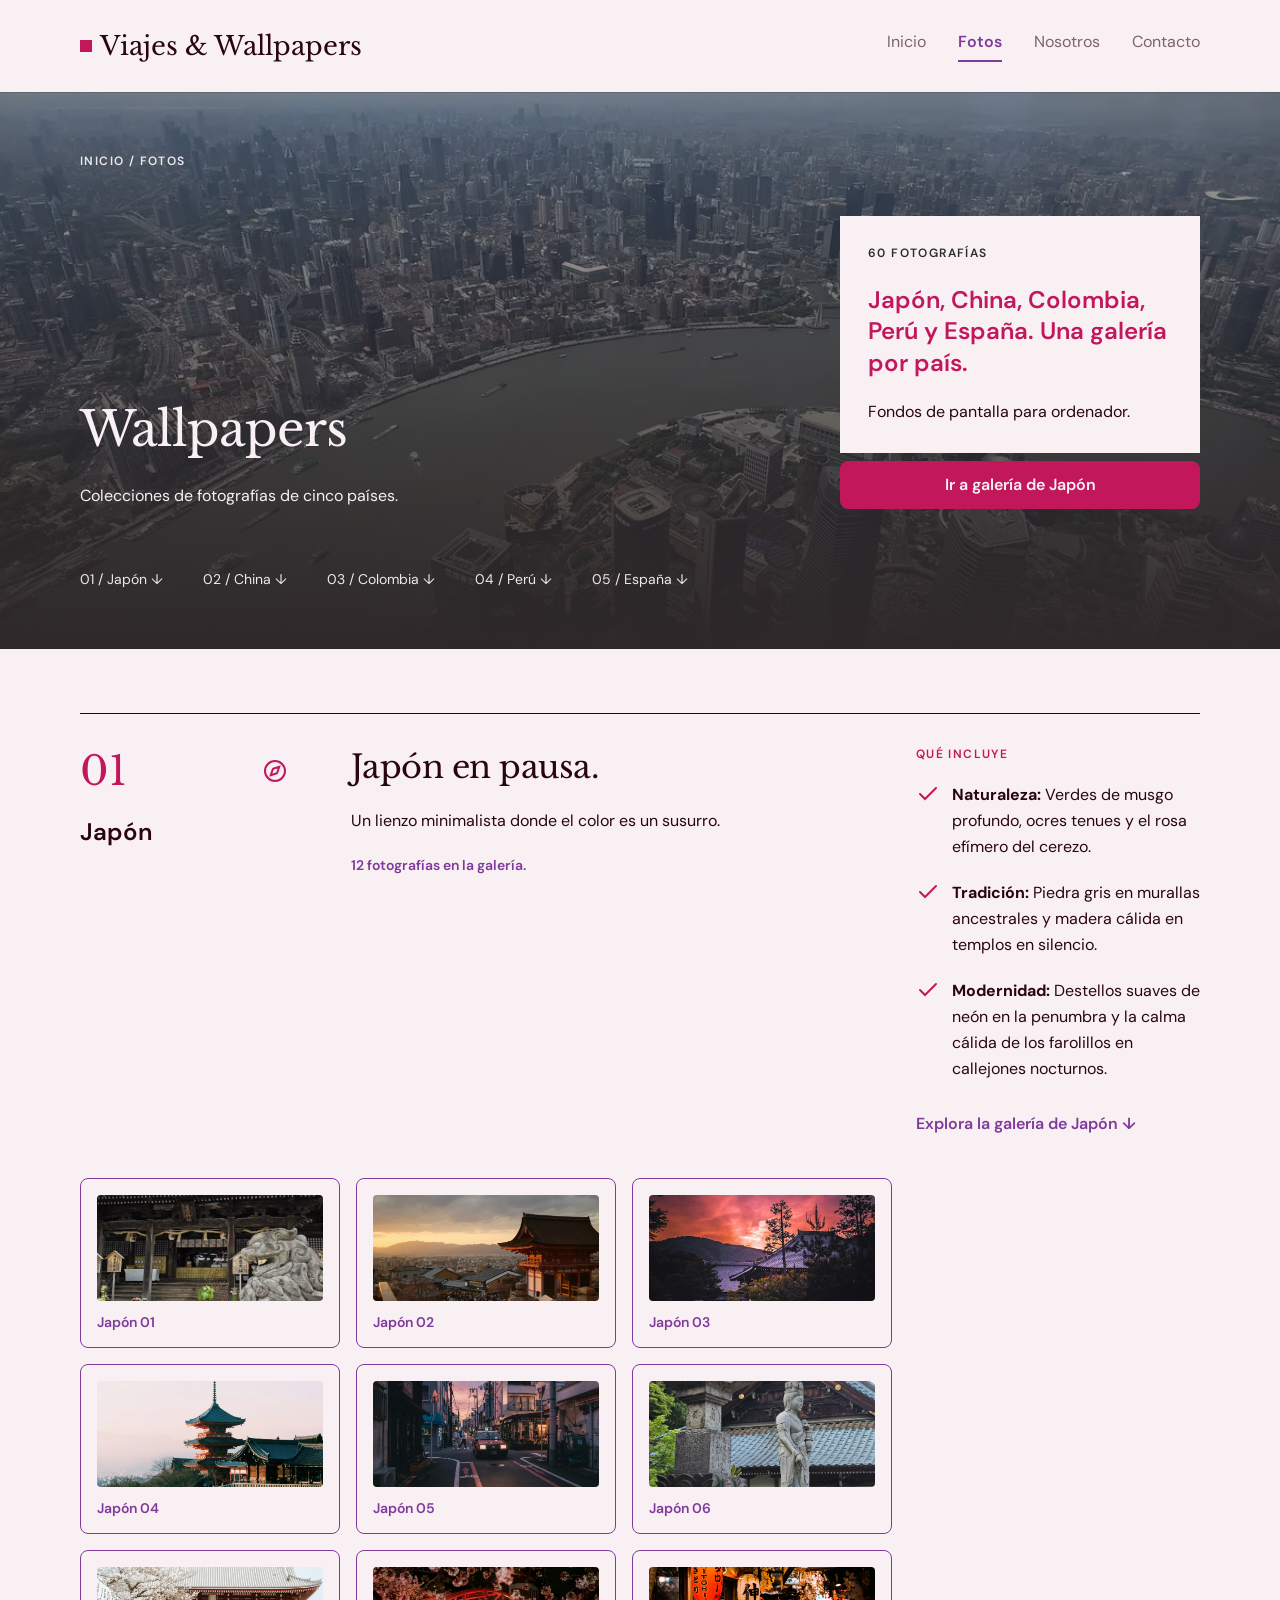
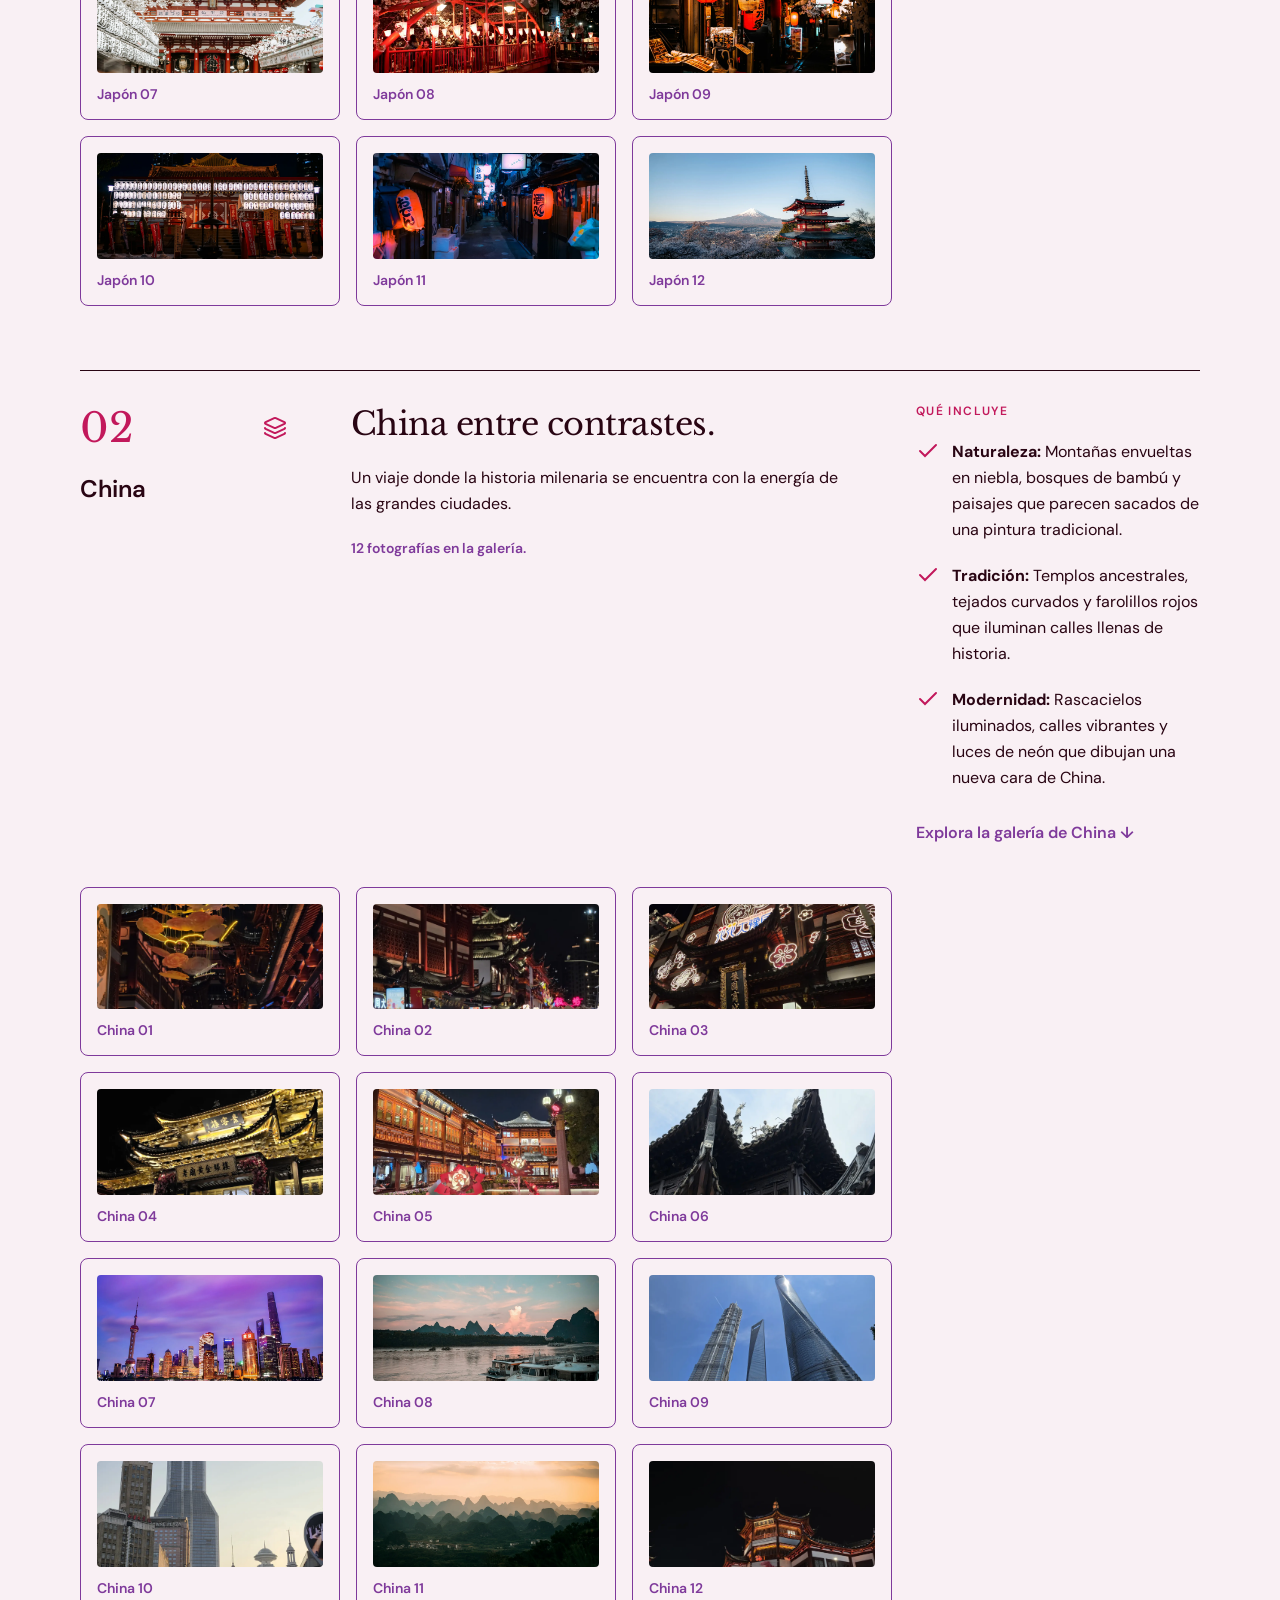
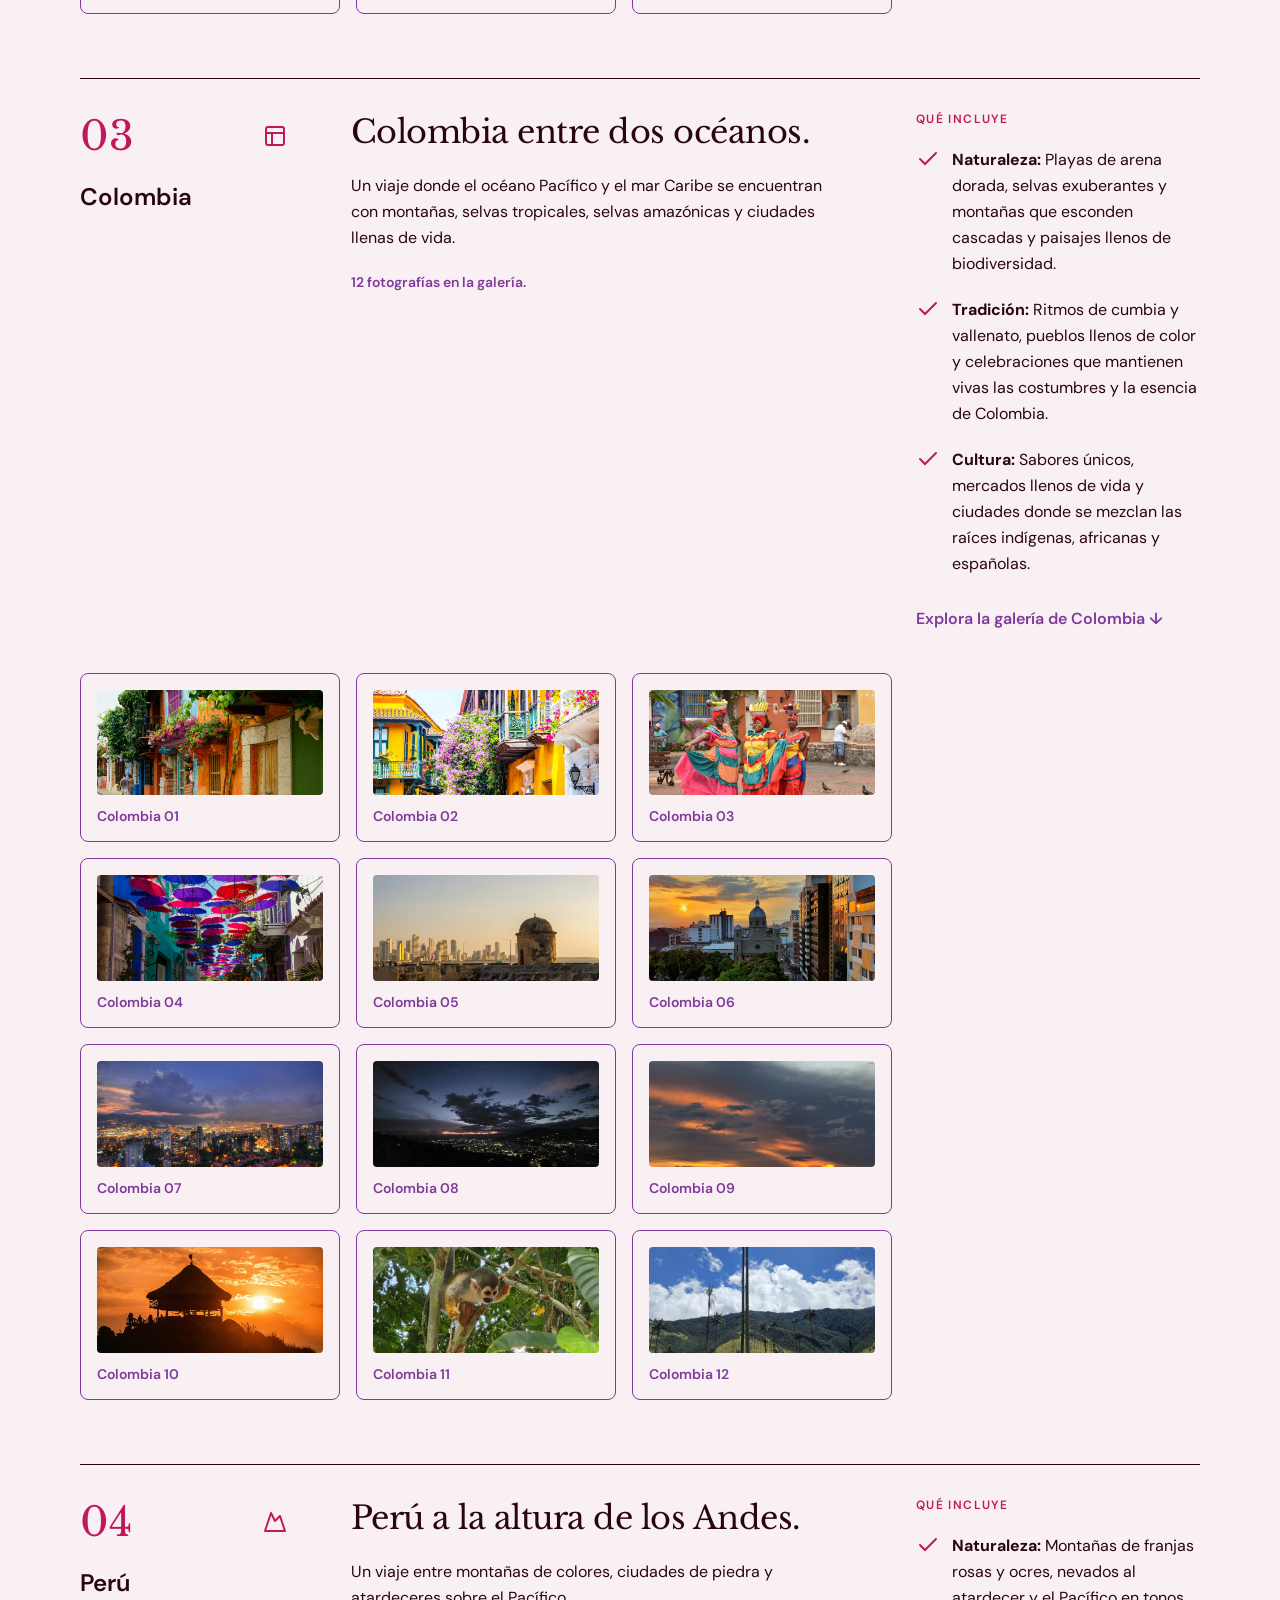
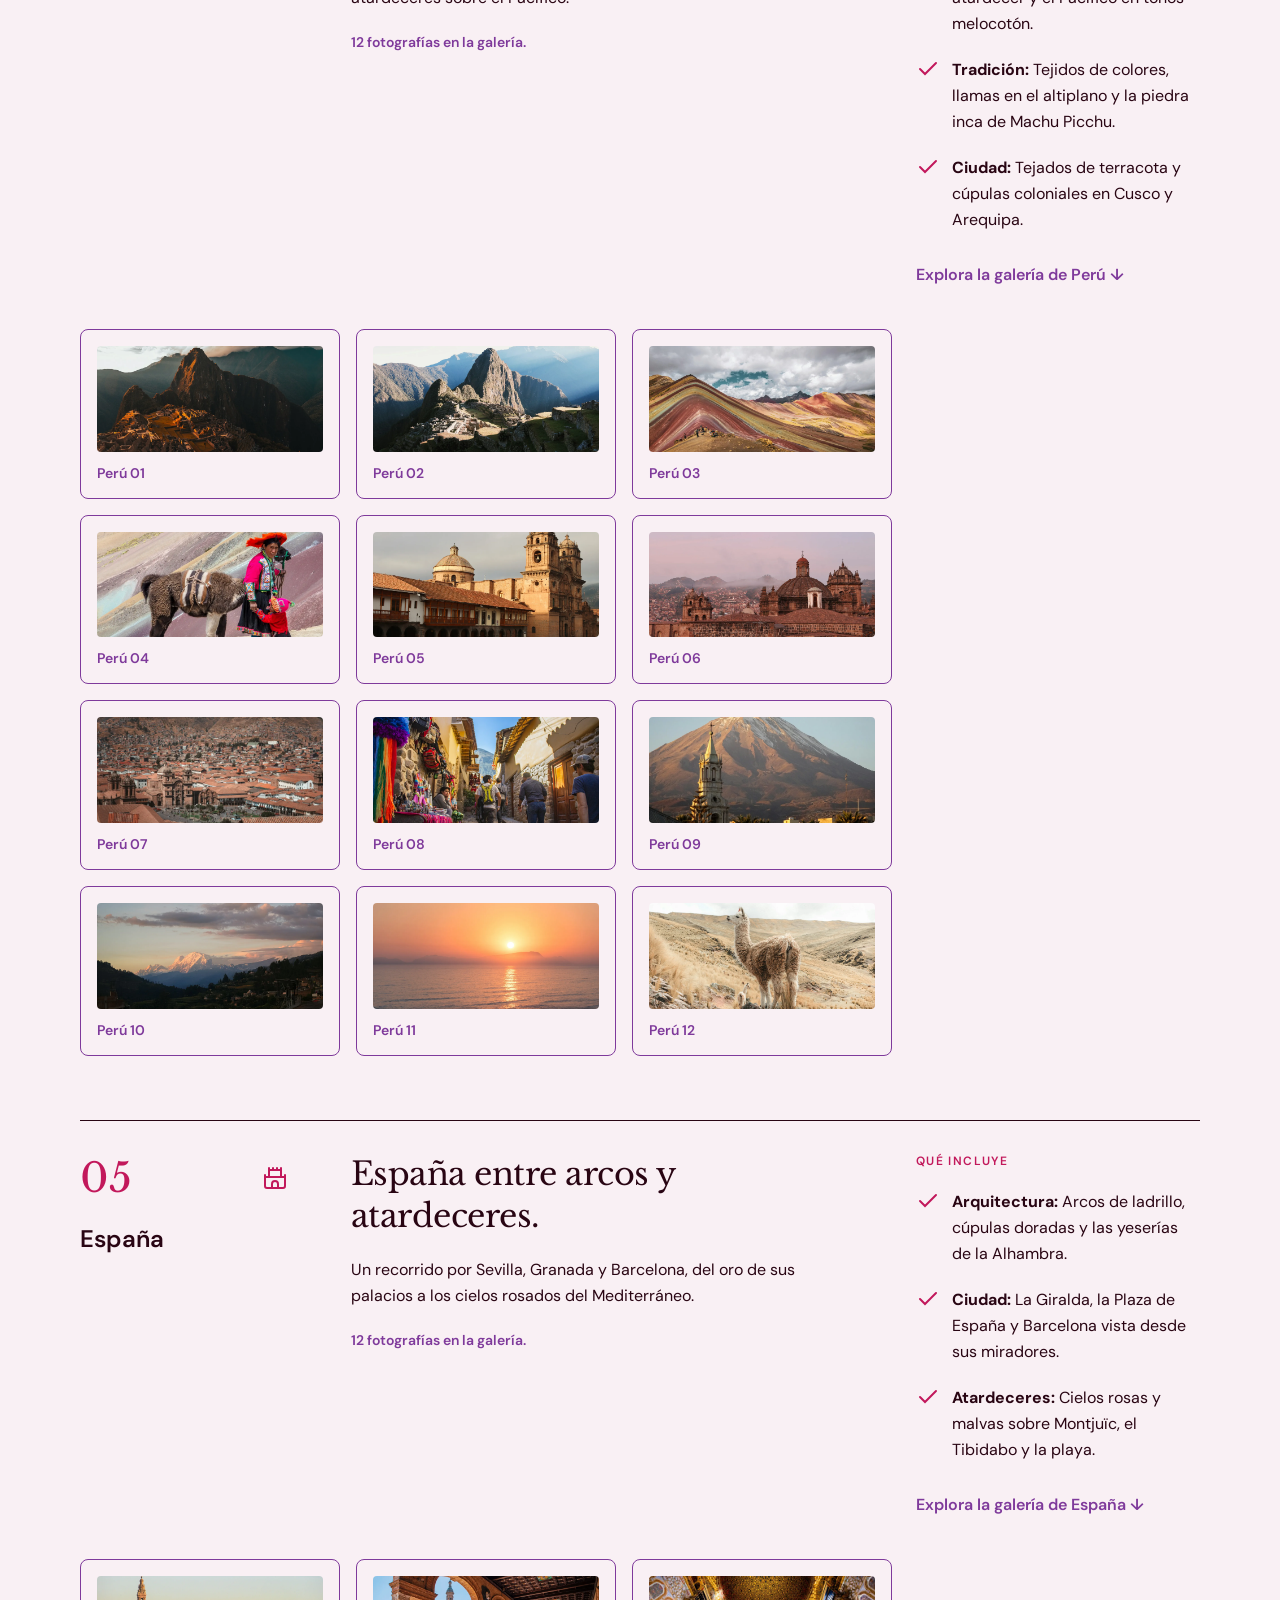
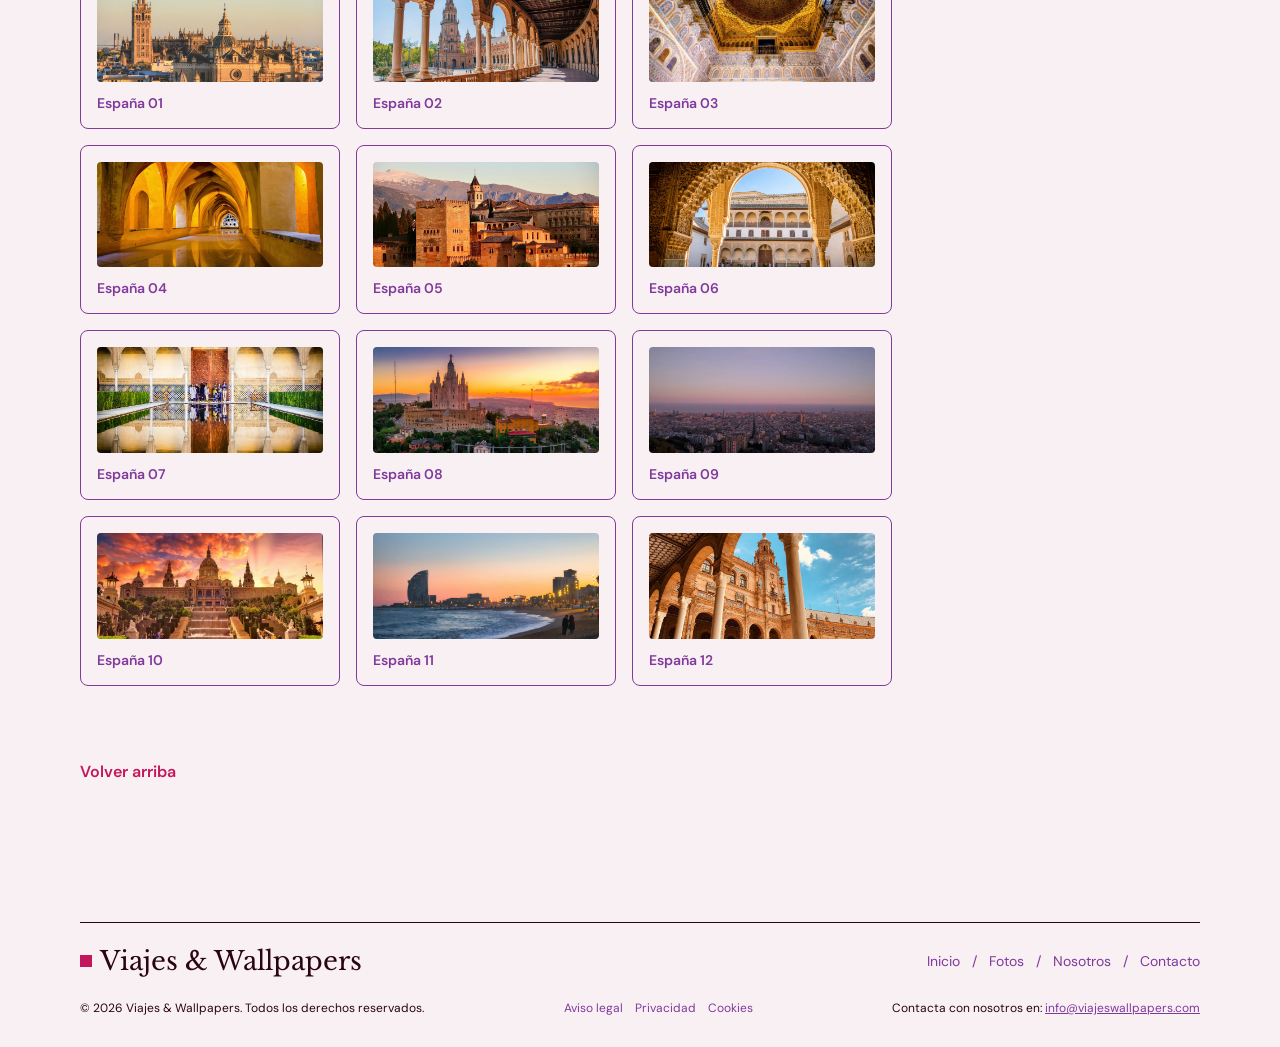
<file: fotos.html>
<!doctype html>
<!--
  Viajes &amp; Wallpapers · Fotos (fotos.html)
  Práctica UT1 · Diseño de Interfaces Web · 2.º DAW · IES Juan de la Cierva
  Galerías de fotos, según nuestro diseño de Figma (Fotos, en ordenador).
  Las cinco galerías tienen la misma estructura: para añadir otra, leed el comentario de la de Japón.
  Cabecera, menú y pie son los mismos que en plantilla.html (paso 8). Estilos en css/estilos.css.
-->
<html lang="es">
  <head>
    <meta charset="UTF-8" />
    <meta
      name="viewport"
      content="width=device-width, initial-scale=1" />

    <title>Fotos - Viajes &amp; Wallpapers</title>

    <!-- Tipografías de nuestra guía de estilo (paso 2): Libre Baskerville para títulos y DM Sans para texto, desde Google Fonts. Este enlace va antes de estilos.css y los preconnect adelantan la conexión. Si cambiáis de fuente, cambiad este enlace en todas las páginas y las variables de fuente del CSS -->
    <link rel="preconnect" href="https://fonts.googleapis.com" />
    <link rel="preconnect" href="https://fonts.gstatic.com" crossorigin />
    <link
      rel="stylesheet"
      href="https://fonts.googleapis.com/css2?family=DM+Sans:ital,wght@0,400;0,600;0,700;1,400&amp;family=Libre+Baskerville:ital,wght@0,400;0,700;1,400&amp;display=swap" />
    <!-- Hoja de estilos única de la web (paso 1). Todo el estilo va en css/estilos.css: no uséis style= ni bloques style -->
    <link rel="stylesheet" href="css/estilos.css" />
    <!-- Icono de la pestaña: el cuadrado de nuestra marca -->
    <link rel="icon" href="img/icono/favicon.svg" type="image/svg+xml" />
  </head>

  <body id="arriba">
    <!-- CABECERA: zona «cabecera» del grid del body (paso 3). La marca enlaza siempre a la portada -->
    <header class="cabecera">
      <a class="marca" href="index.html">
        <span class="marca__simbolo"></span>
        Viajes &amp; Wallpapers
      </a>
    </header>

    <!-- MENÚ (paso 4): zona «menu» del grid, con display: flex en el ul. aria-current="page" va en el enlace de la página en la que estamos y es lo que la marca como activa. Si añadís una página al menú, añadid su li en todas las páginas y en plantilla.html -->
    <nav class="menu" aria-label="Menú principal">
      <ul>
        <li><a href="index.html">Inicio</a></li>
        <li><a href="fotos.html" aria-current="page">Fotos</a></li>
        <li><a href="nosotros.html">Nosotros</a></li>
        <li><a href="contacto.html">Contacto</a></li>
      </ul>
    </nav>

    <!-- CONTENIDO PRINCIPAL: zona «principal» del grid. Un solo main y un solo h1 por página, con los títulos en orden (h1, h2, h3) sin saltar niveles -->
    <main class="principal principal--sin-margen">
      <!-- PRESENTACIÓN: migas de navegación, h1, resumen con el botón e índice de galerías. La foto de fondo es decorativa y va en el CSS, no en una img. Si añadís una galería, actualizad el número de fotos y los países del resumen, y añadid su enlace al índice -->
      <section class="portada-fotos">
        <nav class="migas" aria-label="Ruta de navegación">
          <a href="index.html">Inicio</a> / Fotos
        </nav>

        <div class="portada-fotos__propuesta">
          <div class="portada-fotos__intro">
            <h1>Wallpapers</h1>
            <p>Colecciones de fotografías de cinco países.</p>
          </div>

          <aside class="portada-fotos__resumen">
            <div class="resumen">
              <p class="antetitulo">60 fotografías</p>
              <p class="resumen__titulo">
                Japón, China, Colombia, Perú y España. Una galería por país.
              </p>
              <p>Fondos de pantalla para ordenador.</p>
            </div>
            <a class="boton" href="#japon">Ir a galería de Japón</a>
          </aside>
        </div>

        <!-- Índice: cada enlace lleva al id de su galería (#japon, #china…) -->
        <ul class="indice-galerias">
          <li><a href="#japon">01 / Japón ↓</a></li>
          <li><a href="#china">02 / China ↓</a></li>
          <li><a href="#colombia">03 / Colombia ↓</a></li>
          <li><a href="#peru">04 / Perú ↓</a></li>
          <li><a href="#espana">05 / España ↓</a></li>
        </ul>
      </section>

      <!-- GALERÍA DE JAPÓN. Las cinco galerías siguen este esquema: cabecera en tres columnas (número e icono, título y «Qué incluye») y cuadrícula de 12 fotos. Para añadir una galería, copiad una section entera y cambiad el id (y su enlace en el índice y en «Explora»), el número, el icono (alt vacío porque es decorativo), los textos y las fotos. Cada foto es un figure.foto con un alt que describe lo que se ve -->
      <section class="galeria-detalle" id="japon">
        <div class="galeria-detalle__cabecera">
          <div class="galeria-detalle__id">
            <p class="galeria-detalle__numero">
              01
              <img src="img/icono/brujula.svg" alt="" />
            </p>
            <p class="galeria-detalle__pais">Japón</p>
          </div>

          <div class="galeria-detalle__propuesta">
            <h2>Japón en pausa.</h2>
            <p>Un lienzo minimalista donde el color es un susurro.</p>
            <p class="galeria-detalle__recuento">12 fotografías en la galería.</p>
          </div>

          <div class="galeria-detalle__incluye">
            <h3 class="antetitulo">Qué incluye</h3>
            <ul class="lista-check">
              <li>
                <p>
                  <strong>Naturaleza:</strong> Verdes de musgo profundo, ocres
                  tenues y el rosa efímero del cerezo.
                </p>
              </li>
              <li>
                <p>
                  <strong>Tradición:</strong> Piedra gris en murallas
                  ancestrales y madera cálida en templos en silencio.
                </p>
              </li>
              <li>
                <p>
                  <strong>Modernidad:</strong> Destellos suaves de neón en la
                  penumbra y la calma cálida de los farolillos en callejones
                  nocturnos.
                </p>
              </li>
            </ul>
            <a class="enlace-destacado" href="#galeria-japon">Explora la galería de Japón ↓</a>
          </div>
        </div>

        <div class="galeria" id="galeria-japon">
          <figure class="foto">
            <img src="img/25.webp" alt="Templo japonés de madera con un león guardián de piedra en primer plano" />
            <figcaption>Japón 01</figcaption>
          </figure>
          <figure class="foto">
            <img src="img/55.webp" alt="Puerta roja de Kiyomizu-dera sobre los tejados de Kioto al atardecer" />
            <figcaption>Japón 02</figcaption>
          </figure>
          <figure class="foto">
            <img src="img/56.webp" alt="Cielo rosa y morado sobre un templo de Kioto al atardecer" />
            <figcaption>Japón 03</figcaption>
          </figure>
          <figure class="foto">
            <img src="img/57.webp" alt="Pagoda de tres pisos de Kiyomizu-dera bajo un cielo rosado" />
            <figcaption>Japón 04</figcaption>
          </figure>
          <figure class="foto">
            <img src="img/58.webp" alt="Calle de Kioto al anochecer con un taxi y el cielo rosado" />
            <figcaption>Japón 05</figcaption>
          </figure>
          <figure class="foto">
            <img src="img/27.webp" alt="Estatua budista de piedra delante de un templo de tejado azul" />
            <figcaption>Japón 06</figcaption>
          </figure>
          <figure class="foto">
            <img src="img/59.webp" alt="Puerta del templo Sensō-ji con cerezos en flor y gente paseando, en Tokio" />
            <figcaption>Japón 07</figcaption>
          </figure>
          <figure class="foto">
            <img src="img/60.webp" alt="Puente rojo iluminado entre cerezos en flor de noche sobre el río Meguro" />
            <figcaption>Japón 08</figcaption>
          </figure>
          <figure class="foto">
            <img src="img/61.webp" alt="Callejón de Omoide Yokochō con farolillos rojos encendidos de noche" />
            <figcaption>Japón 09</figcaption>
          </figure>
          <figure class="foto">
            <img src="img/62.webp" alt="Templo de Tokio iluminado de noche con filas de farolillos blancos" />
            <figcaption>Japón 10</figcaption>
          </figure>
          <figure class="foto">
            <img src="img/63.webp" alt="Callejón estrecho de Shibuya de noche con farolillos rojos" />
            <figcaption>Japón 11</figcaption>
          </figure>
          <figure class="foto">
            <img src="img/64.webp" alt="Pagoda Chureito entre cerezos con el monte Fuji nevado al fondo" />
            <figcaption>Japón 12</figcaption>
          </figure>
        </div>
      </section>

      <!-- GALERÍA DE CHINA: mismo esquema que la de Japón -->
      <section class="galeria-detalle" id="china">
        <div class="galeria-detalle__cabecera">
          <div class="galeria-detalle__id">
            <p class="galeria-detalle__numero">
              02
              <img src="img/icono/capas.svg" alt="" />
            </p>
            <p class="galeria-detalle__pais">China</p>
          </div>

          <div class="galeria-detalle__propuesta">
            <h2>China entre contrastes.</h2>
            <p>
              Un viaje donde la historia milenaria se encuentra con la energía
              de las grandes ciudades.
            </p>
            <p class="galeria-detalle__recuento">12 fotografías en la galería.</p>
          </div>

          <div class="galeria-detalle__incluye">
            <h3 class="antetitulo">Qué incluye</h3>
            <ul class="lista-check">
              <li>
                <p>
                  <strong>Naturaleza:</strong> Montañas envueltas en niebla,
                  bosques de bambú y paisajes que parecen sacados de una
                  pintura tradicional.
                </p>
              </li>
              <li>
                <p>
                  <strong>Tradición:</strong> Templos ancestrales, tejados
                  curvados y farolillos rojos que iluminan calles llenas de
                  historia.
                </p>
              </li>
              <li>
                <p>
                  <strong>Modernidad:</strong> Rascacielos iluminados, calles
                  vibrantes y luces de neón que dibujan una nueva cara de China.
                </p>
              </li>
            </ul>
            <a class="enlace-destacado" href="#galeria-china">Explora la galería de China ↓</a>
          </div>
        </div>

        <div class="galeria" id="galeria-china">
          <figure class="foto">
            <img src="img/1.webp" alt="Calle de estilo tradicional chino de noche, con figuras luminosas de peces colgadas" />
            <figcaption>China 01</figcaption>
          </figure>
          <figure class="foto">
            <img src="img/2.webp" alt="Calle peatonal con edificios de tejados curvos iluminados de noche" />
            <figcaption>China 02</figcaption>
          </figure>
          <figure class="foto">
            <img src="img/3.webp" alt="Fachada tradicional china iluminada con farolillos y adornos de flores de luz" />
            <figcaption>China 03</figcaption>
          </figure>
          <figure class="foto">
            <img src="img/4.webp" alt="Edificio tradicional de varios pisos iluminado en dorado por la noche" />
            <figcaption>China 04</figcaption>
          </figure>
          <figure class="foto">
            <img src="img/5.webp" alt="Estanque con flores de loto luminosas frente a edificios tradicionales de noche" />
            <figcaption>China 05</figcaption>
          </figure>
          <figure class="foto">
            <img src="img/6.webp" alt="Tejados curvos de un pabellón tradicional chino contra el cielo" />
            <figcaption>China 06</figcaption>
          </figure>
          <figure class="foto">
            <img src="img/52.webp" alt="Rascacielos de Pudong junto al río Huangpu al atardecer, con el cielo morado y rosa" />
            <figcaption>China 07</figcaption>
          </figure>
          <figure class="foto">
            <img src="img/53.webp" alt="Barcos en el río Li frente a montañas kársticas bajo un cielo rosado, en Yangshuo" />
            <figcaption>China 08</figcaption>
          </figure>
          <figure class="foto">
            <img src="img/9.webp" alt="Rascacielos de Pudong vistos desde abajo contra un cielo azul" />
            <figcaption>China 09</figcaption>
          </figure>
          <figure class="foto">
            <img src="img/10.webp" alt="Rascacielos y edificios antiguos de Shanghái al atardecer" />
            <figcaption>China 10</figcaption>
          </figure>
          <figure class="foto">
            <img src="img/54.webp" alt="Montañas kársticas de Guilin entre la bruma con luz cálida del atardecer" />
            <figcaption>China 11</figcaption>
          </figure>
          <figure class="foto">
            <img src="img/12.webp" alt="Edificio tradicional chino iluminado en una esquina de noche" />
            <figcaption>China 12</figcaption>
          </figure>
        </div>
      </section>

      <!-- GALERÍA DE COLOMBIA: mismo esquema que la de Japón -->
      <section class="galeria-detalle" id="colombia">
        <div class="galeria-detalle__cabecera">
          <div class="galeria-detalle__id">
            <p class="galeria-detalle__numero">
              03
              <img src="img/icono/paneles.svg" alt="" />
            </p>
            <p class="galeria-detalle__pais">Colombia</p>
          </div>

          <div class="galeria-detalle__propuesta">
            <h2>Colombia entre dos océanos.</h2>
            <p>
              Un viaje donde el océano Pacífico y el mar Caribe se encuentran
              con montañas, selvas tropicales, selvas amazónicas y ciudades
              llenas de vida.
            </p>
            <p class="galeria-detalle__recuento">12 fotografías en la galería.</p>
          </div>

          <div class="galeria-detalle__incluye">
            <h3 class="antetitulo">Qué incluye</h3>
            <ul class="lista-check">
              <li>
                <p>
                  <strong>Naturaleza:</strong> Playas de arena dorada, selvas
                  exuberantes y montañas que esconden cascadas y paisajes
                  llenos de biodiversidad.
                </p>
              </li>
              <li>
                <p>
                  <strong>Tradición:</strong> Ritmos de cumbia y vallenato,
                  pueblos llenos de color y celebraciones que mantienen vivas
                  las costumbres y la esencia de Colombia.
                </p>
              </li>
              <li>
                <p>
                  <strong>Cultura:</strong> Sabores únicos, mercados llenos de
                  vida y ciudades donde se mezclan las raíces indígenas,
                  africanas y españolas.
                </p>
              </li>
            </ul>
            <a class="enlace-destacado" href="#galeria-colombia">Explora la galería de Colombia ↓</a>
          </div>
        </div>

        <div class="galeria" id="galeria-colombia">
          <figure class="foto">
            <img src="img/65.webp" alt="Calle de Cartagena con fachadas de colores y buganvillas en los balcones" />
            <figcaption>Colombia 01</figcaption>
          </figure>
          <figure class="foto">
            <img src="img/66.webp" alt="Balcones coloniales con flores moradas y fachadas amarillas en Cartagena" />
            <figcaption>Colombia 02</figcaption>
          </figure>
          <figure class="foto">
            <img src="img/67.webp" alt="Tres palenqueras con vestidos de colores y fruta en la cabeza en una plaza de Cartagena" />
            <figcaption>Colombia 03</figcaption>
          </figure>
          <figure class="foto">
            <img src="img/68.webp" alt="Calle de Cartagena cubierta de sombrillas rosas, rojas y moradas" />
            <figcaption>Colombia 04</figcaption>
          </figure>
          <figure class="foto">
            <img src="img/69.webp" alt="Garita de la muralla de Cartagena con los rascacielos de la ciudad al fondo al atardecer" />
            <figcaption>Colombia 05</figcaption>
          </figure>
          <figure class="foto">
            <img src="img/70.webp" alt="Pereira al atardecer con una iglesia de cúpula entre edificios altos" />
            <figcaption>Colombia 06</figcaption>
          </figure>
          <figure class="foto">
            <img src="img/71.webp" alt="Medellín iluminada de noche bajo un cielo azul y morado" />
            <figcaption>Colombia 07</figcaption>
          </figure>
          <figure class="foto">
            <img src="img/13.webp" alt="Luces de una ciudad en el valle bajo un cielo nublado al anochecer" />
            <figcaption>Colombia 08</figcaption>
          </figure>
          <figure class="foto">
            <img src="img/15.webp" alt="Atardecer naranja sobre el mar con nubes oscuras" />
            <figcaption>Colombia 09</figcaption>
          </figure>
          <figure class="foto">
            <img src="img/72.webp" alt="Silueta de una cabaña en un mirador del Parque Tayrona al atardecer" />
            <figcaption>Colombia 10</figcaption>
          </figure>
          <figure class="foto">
            <img src="img/14.webp" alt="Mono ardilla sentado en una rama entre hojas verdes de la selva" />
            <figcaption>Colombia 11</figcaption>
          </figure>
          <figure class="foto">
            <img src="img/22.webp" alt="Palmas de cera altísimas en un valle verde bajo un cielo azul" />
            <figcaption>Colombia 12</figcaption>
          </figure>
        </div>
      </section>

      <!-- GALERÍA DE PERÚ: mismo esquema que la de Japón (no tiene diseño propio en Figma) -->
      <section class="galeria-detalle" id="peru">
        <div class="galeria-detalle__cabecera">
          <div class="galeria-detalle__id">
            <p class="galeria-detalle__numero">
              04
              <img src="img/icono/montana.svg" alt="" />
            </p>
            <p class="galeria-detalle__pais">Perú</p>
          </div>

          <div class="galeria-detalle__propuesta">
            <h2>Perú a la altura de los Andes.</h2>
            <p>
              Un viaje entre montañas de colores, ciudades de piedra y atardeceres
              sobre el Pacífico.
            </p>
            <p class="galeria-detalle__recuento">12 fotografías en la galería.</p>
          </div>

          <div class="galeria-detalle__incluye">
            <h3 class="antetitulo">Qué incluye</h3>
            <ul class="lista-check">
              <li>
                <p>
                  <strong>Naturaleza:</strong> Montañas de franjas rosas y ocres, nevados al atardecer y el Pacífico en tonos melocotón.
                </p>
              </li>
              <li>
                <p>
                  <strong>Tradición:</strong> Tejidos de colores, llamas en el altiplano y la piedra inca de Machu Picchu.
                </p>
              </li>
              <li>
                <p>
                  <strong>Ciudad:</strong> Tejados de terracota y cúpulas coloniales en Cusco y Arequipa.
                </p>
              </li>
            </ul>
            <a class="enlace-destacado" href="#galeria-peru">Explora la galería de Perú ↓</a>
          </div>
        </div>

        <div class="galeria" id="galeria-peru">
          <figure class="foto">
            <img src="img/28.webp" alt="Ruinas de Machu Picchu y el Huayna Picchu iluminados por el sol del amanecer" />
            <figcaption>Perú 01</figcaption>
          </figure>
          <figure class="foto">
            <img src="img/29.webp" alt="Machu Picchu y el Huayna Picchu con montañas azuladas y luz suave de la mañana" />
            <figcaption>Perú 02</figcaption>
          </figure>
          <figure class="foto">
            <img src="img/30.webp" alt="Montaña de Colores con franjas rosas, ocres y moradas bajo un cielo nublado" />
            <figcaption>Perú 03</figcaption>
          </figure>
          <figure class="foto">
            <img src="img/31.webp" alt="Mujer con ropa tradicional andina y una niña junto a una llama en la Montaña de Colores" />
            <figcaption>Perú 04</figcaption>
          </figure>
          <figure class="foto">
            <img src="img/32.webp" alt="Iglesia de la Compañía de Jesús y soportales de la Plaza de Armas de Cusco" />
            <figcaption>Perú 05</figcaption>
          </figure>
          <figure class="foto">
            <img src="img/33.webp" alt="Cúpulas y torres coloniales de Cusco bajo un cielo rosado" />
            <figcaption>Perú 06</figcaption>
          </figure>
          <figure class="foto">
            <img src="img/34.webp" alt="Tejados de terracota de Cusco alrededor de la Plaza de Armas" />
            <figcaption>Perú 07</figcaption>
          </figure>
          <figure class="foto">
            <img src="img/35.webp" alt="Calle empedrada de Cusco con tejidos de colores en los puestos" />
            <figcaption>Perú 08</figcaption>
          </figure>
          <figure class="foto">
            <img src="img/36.webp" alt="Torre de una iglesia de Arequipa delante del volcán Misti con luz cálida" />
            <figcaption>Perú 09</figcaption>
          </figure>
          <figure class="foto">
            <img src="img/37.webp" alt="Nevado iluminado de rosa al atardecer sobre las montañas de Huaraz" />
            <figcaption>Perú 10</figcaption>
          </figure>
          <figure class="foto">
            <img src="img/38.webp" alt="Atardecer naranja sobre el océano Pacífico desde Miraflores, en Lima" />
            <figcaption>Perú 11</figcaption>
          </figure>
          <figure class="foto">
            <img src="img/39.webp" alt="Llama de pelo claro en una ladera seca del altiplano" />
            <figcaption>Perú 12</figcaption>
          </figure>
        </div>
      </section>

      <!-- GALERÍA DE ESPAÑA: mismo esquema que la de Japón (no tiene diseño propio en Figma) -->
      <section class="galeria-detalle" id="espana">
        <div class="galeria-detalle__cabecera">
          <div class="galeria-detalle__id">
            <p class="galeria-detalle__numero">
              05
              <img src="img/icono/castillo.svg" alt="" />
            </p>
            <p class="galeria-detalle__pais">España</p>
          </div>

          <div class="galeria-detalle__propuesta">
            <h2>España entre arcos y atardeceres.</h2>
            <p>
              Un recorrido por Sevilla, Granada y Barcelona, del oro de sus palacios
              a los cielos rosados del Mediterráneo.
            </p>
            <p class="galeria-detalle__recuento">12 fotografías en la galería.</p>
          </div>

          <div class="galeria-detalle__incluye">
            <h3 class="antetitulo">Qué incluye</h3>
            <ul class="lista-check">
              <li>
                <p>
                  <strong>Arquitectura:</strong> Arcos de ladrillo, cúpulas doradas y las yeserías de la Alhambra.
                </p>
              </li>
              <li>
                <p>
                  <strong>Ciudad:</strong> La Giralda, la Plaza de España y Barcelona vista desde sus miradores.
                </p>
              </li>
              <li>
                <p>
                  <strong>Atardeceres:</strong> Cielos rosas y malvas sobre Montjuïc, el Tibidabo y la playa.
                </p>
              </li>
            </ul>
            <a class="enlace-destacado" href="#galeria-espana">Explora la galería de España ↓</a>
          </div>
        </div>

        <div class="galeria" id="galeria-espana">
          <figure class="foto">
            <img src="img/40.webp" alt="La Giralda y la catedral de Sevilla sobre los tejados con luz dorada" />
            <figcaption>España 01</figcaption>
          </figure>
          <figure class="foto">
            <img src="img/41.webp" alt="Galería de arcos de la Plaza de España de Sevilla con una torre al fondo" />
            <figcaption>España 02</figcaption>
          </figure>
          <figure class="foto">
            <img src="img/42.webp" alt="Cúpula dorada y muros decorados del Real Alcázar de Sevilla" />
            <figcaption>España 03</figcaption>
          </figure>
          <figure class="foto">
            <img src="img/43.webp" alt="Bóvedas de los baños del Real Alcázar de Sevilla reflejadas en el agua con luz ámbar" />
            <figcaption>España 04</figcaption>
          </figure>
          <figure class="foto">
            <img src="img/44.webp" alt="La Alhambra de Granada al atardecer con Sierra Nevada nevada al fondo" />
            <figcaption>España 05</figcaption>
          </figure>
          <figure class="foto">
            <img src="img/45.webp" alt="Arco decorado de la Alhambra que enmarca un patio con estanque" />
            <figcaption>España 06</figcaption>
          </figure>
          <figure class="foto">
            <img src="img/46.webp" alt="Arcos de la Alhambra reflejados en un estanque" />
            <figcaption>España 07</figcaption>
          </figure>
          <figure class="foto">
            <img src="img/47.webp" alt="Templo del Tibidabo sobre Barcelona al atardecer con el cielo naranja y morado" />
            <figcaption>España 08</figcaption>
          </figure>
          <figure class="foto">
            <img src="img/48.webp" alt="Vista de Barcelona al anochecer desde el Turó de la Rovira con el cielo malva" />
            <figcaption>España 09</figcaption>
          </figure>
          <figure class="foto">
            <img src="img/49.webp" alt="Palacio Nacional de Montjuïc y sus escalinatas bajo un atardecer rosa y naranja" />
            <figcaption>España 10</figcaption>
          </figure>
          <figure class="foto">
            <img src="img/50.webp" alt="Playa de Barcelona al atardecer con el hotel W al fondo y el cielo rosado" />
            <figcaption>España 11</figcaption>
          </figure>
          <figure class="foto">
            <img src="img/51.webp" alt="Columnas y arcos de ladrillo de la Plaza de España de Sevilla bajo un cielo azul" />
            <figcaption>España 12</figcaption>
          </figure>
        </div>
      </section>

      <!-- VOLVER ARRIBA: lleva al id="arriba" del body -->
      <a class="volver-arriba" href="#arriba">Volver arriba</a>
    </main>

    <!-- PIE (paso 8): zona «pie» del grid, igual en todas las páginas, con los enlaces legales. Si cambiáis algo del pie, cambiadlo en todas las páginas y en plantilla.html -->
    <footer class="pie">
      <div class="pie__fila">
        <a class="marca" href="index.html">
          <span class="marca__simbolo"></span>
          Viajes &amp; Wallpapers
        </a>
        <nav aria-label="Menú del pie">
          <ul class="pie__lista pie__lista--barras">
            <li><a href="index.html">Inicio</a></li>
            <li><a href="fotos.html">Fotos</a></li>
            <li><a href="nosotros.html">Nosotros</a></li>
            <li><a href="contacto.html">Contacto</a></li>
          </ul>
        </nav>
      </div>

      <div class="pie__fila pie__legal">
        <p>&copy; 2026 Viajes &amp; Wallpapers. Todos los derechos reservados.</p>
        <ul class="pie__lista">
          <li><a href="aviso-legal.html">Aviso legal</a></li>
          <li><a href="privacidad.html">Privacidad</a></li>
          <li><a href="cookies.html">Cookies</a></li>
        </ul>
        <p>
          Contacta con nosotros en:
          <a href="mailto:info@viajeswallpapers.com">info@viajeswallpapers.com</a>
        </p>
      </div>
    </footer>
  </body>
</html>
</file>
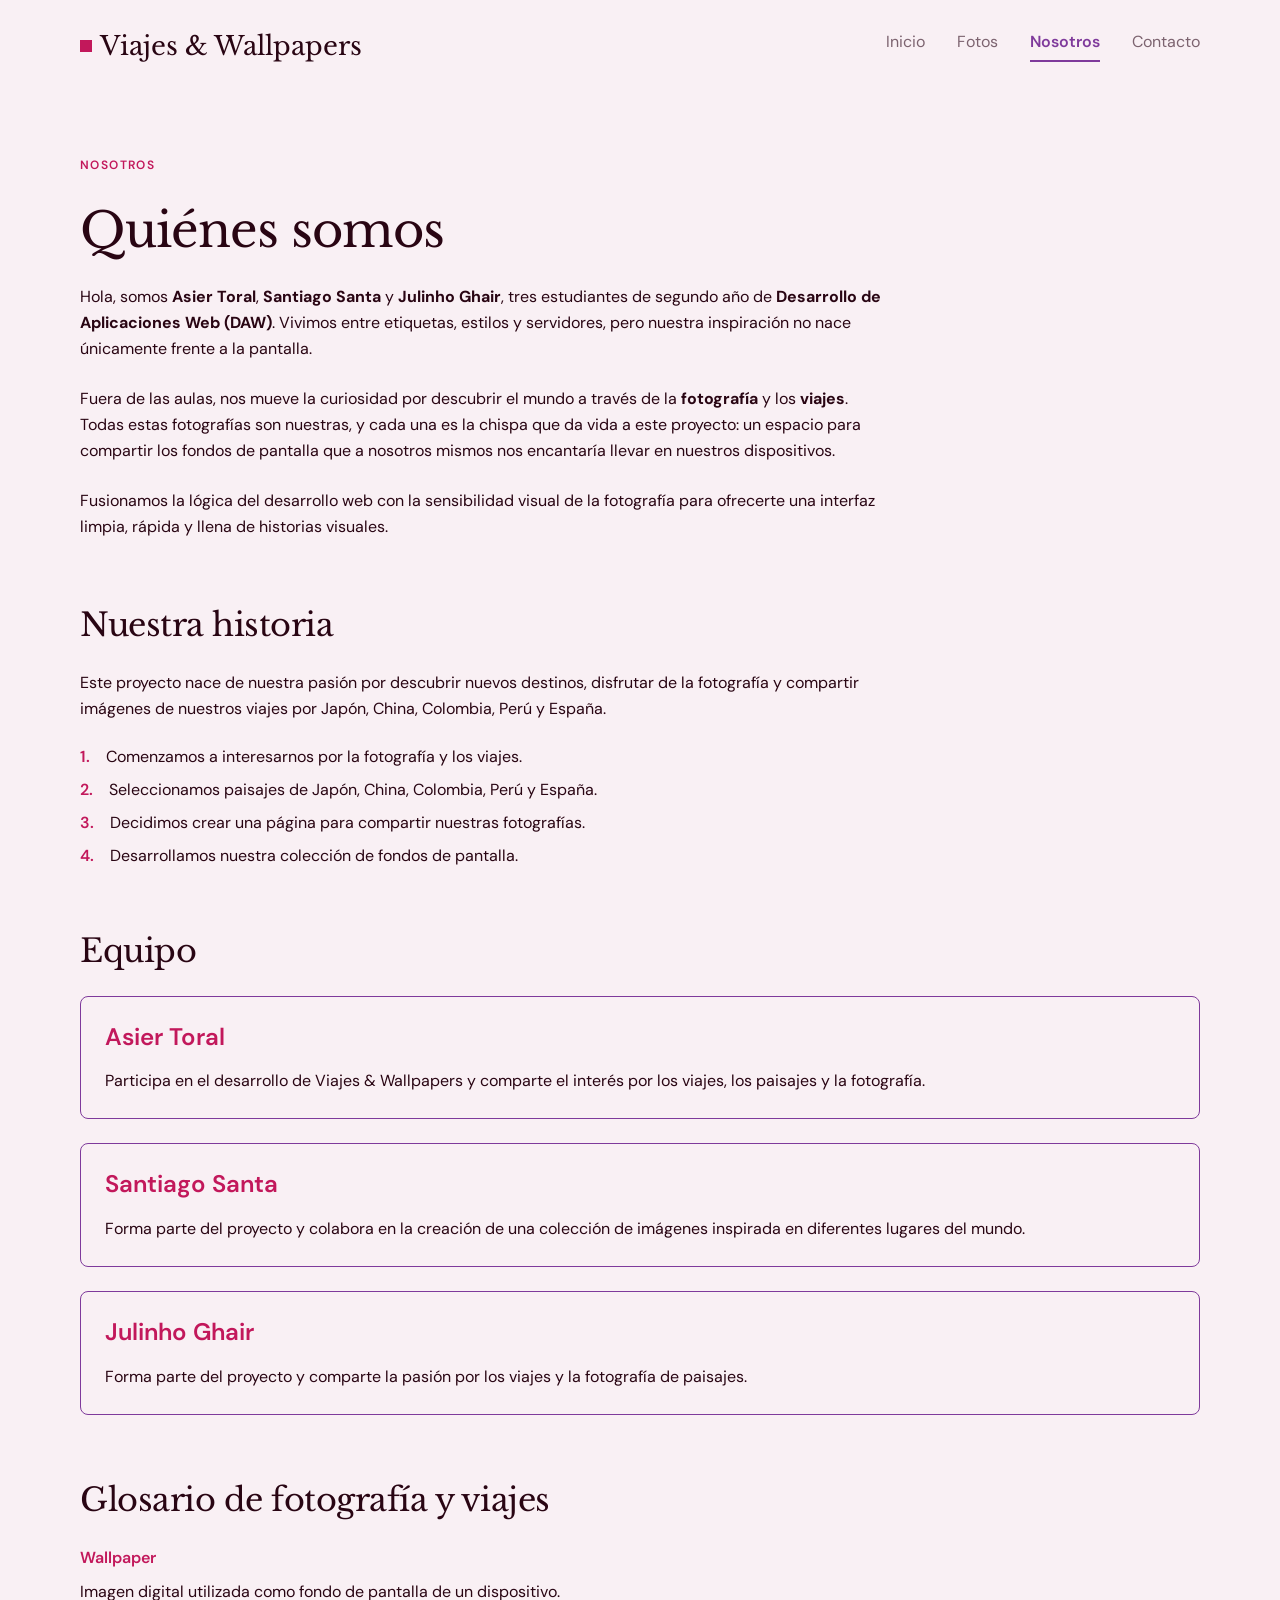
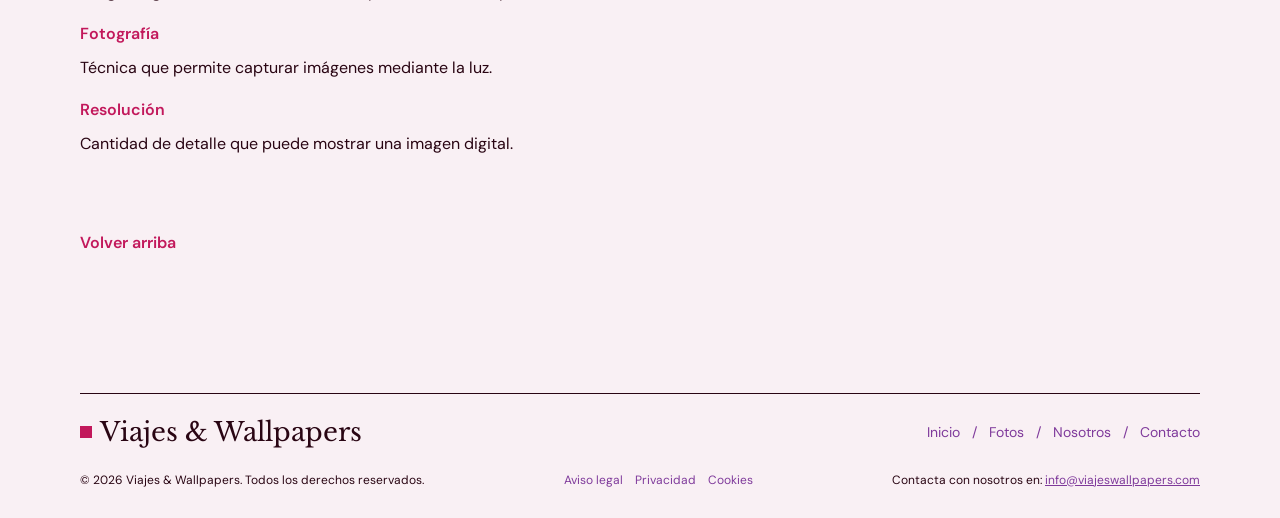
<file: nosotros.html>
<!doctype html>
<!--
  Viajes &amp; Wallpapers · Nosotros (nosotros.html)
  Práctica UT1 · Diseño de Interfaces Web · 2.º DAW · IES Juan de la Cierva
  Quiénes somos. No tiene diseño propio en Figma: reutiliza las clases de la portada.
  Cabecera, menú y pie son los mismos que en plantilla.html (paso 8). Estilos en css/estilos.css.
-->
<html lang="es">
  <head>
    <meta charset="UTF-8" />
    <meta
      name="viewport"
      content="width=device-width, initial-scale=1" />

    <title>Nosotros - Viajes &amp; Wallpapers</title>

    <!-- Tipografías de nuestra guía de estilo (paso 2): Libre Baskerville para títulos y DM Sans para texto, desde Google Fonts. Este enlace va antes de estilos.css y los preconnect adelantan la conexión. Si cambiáis de fuente, cambiad este enlace en todas las páginas y las variables de fuente del CSS -->
    <link rel="preconnect" href="https://fonts.googleapis.com" />
    <link rel="preconnect" href="https://fonts.gstatic.com" crossorigin />
    <link
      rel="stylesheet"
      href="https://fonts.googleapis.com/css2?family=DM+Sans:ital,wght@0,400;0,600;0,700;1,400&amp;family=Libre+Baskerville:ital,wght@0,400;0,700;1,400&amp;display=swap" />
    <!-- Hoja de estilos única de la web (paso 1). Todo el estilo va en css/estilos.css: no uséis style= ni bloques style -->
    <link rel="stylesheet" href="css/estilos.css" />
    <!-- Icono de la pestaña: el cuadrado de nuestra marca -->
    <link rel="icon" href="img/icono/favicon.svg" type="image/svg+xml" />
  </head>

  <body id="arriba">
    <!-- CABECERA: zona «cabecera» del grid del body (paso 3). La marca enlaza siempre a la portada -->
    <header class="cabecera">
      <a class="marca" href="index.html">
        <span class="marca__simbolo"></span>
        Viajes &amp; Wallpapers
      </a>
    </header>

    <!-- MENÚ (paso 4): zona «menu» del grid, con display: flex en el ul. aria-current="page" va en el enlace de la página en la que estamos y es lo que la marca como activa. Si añadís una página al menú, añadid su li en todas las páginas y en plantilla.html -->
    <nav class="menu" aria-label="Menú principal">
      <ul>
        <li><a href="index.html">Inicio</a></li>
        <li><a href="fotos.html">Fotos</a></li>
        <li><a href="nosotros.html" aria-current="page">Nosotros</a></li>
        <li><a href="contacto.html">Contacto</a></li>
      </ul>
    </nav>

    <!-- CONTENIDO PRINCIPAL: zona «principal» del grid. Un solo main y un solo h1 por página, con los títulos en orden (h1, h2, h3) sin saltar niveles -->
    <main class="principal">
      <!-- PRESENTACIÓN: único h1 y el texto de la UT0 en párrafos (sin br) -->
      <section class="seccion seccion--lectura">
        <p class="antetitulo">Nosotros</p>
        <h1>Quiénes somos</h1>
        <p>
          Hola, somos <strong>Asier Toral</strong>,
          <strong>Santiago Santa</strong> y <strong>Julinho Ghair</strong>, tres
          estudiantes de segundo año de
          <strong>Desarrollo de Aplicaciones Web (DAW)</strong>. Vivimos entre
          etiquetas, estilos y servidores, pero nuestra inspiración no nace
          únicamente frente a la pantalla.
        </p>
        <p>
          Fuera de las aulas, nos mueve la curiosidad por descubrir el mundo a
          través de la <strong>fotografía</strong> y los
          <strong>viajes</strong>. Todas estas fotografías son nuestras, y cada
          una es la chispa que da vida a este proyecto: un espacio para compartir los fondos de
          pantalla que a nosotros mismos nos encantaría llevar en nuestros
          dispositivos.
        </p>
        <p>
          Fusionamos la lógica del desarrollo web con la sensibilidad visual de
          la fotografía para ofrecerte una interfaz limpia, rápida y llena de
          historias visuales.
        </p>
      </section>

      <!-- NUESTRA HISTORIA: lista ordenada con la misma clase que la de la portada (lista-destinos) -->
      <section class="seccion seccion--lectura">
        <h2>Nuestra historia</h2>
        <p>
          Este proyecto nace de nuestra pasión por descubrir nuevos destinos,
          disfrutar de la fotografía y compartir imágenes de nuestros viajes por
          Japón, China, Colombia, Perú y España.
        </p>
        <ol class="lista-destinos">
          <li>Comenzamos a interesarnos por la fotografía y los viajes.</li>
          <li>Seleccionamos paisajes de Japón, China, Colombia, Perú y España.</li>
          <li>Decidimos crear una página para compartir nuestras fotografías.</li>
          <li>Desarrollamos nuestra colección de fondos de pantalla.</li>
        </ol>
      </section>

      <!-- EQUIPO: tarjetas con borde y sin foto dentro de div.tarjetas. Para añadir a alguien, copiad un article entero y cambiad nombre y texto -->
      <section class="seccion">
        <h2>Equipo</h2>
        <div class="tarjetas">
          <article class="tarjeta tarjeta--borde">
            <h3>Asier Toral</h3>
            <p>
              Participa en el desarrollo de Viajes &amp; Wallpapers y comparte
              el interés por los viajes, los paisajes y la fotografía.
            </p>
          </article>
          <article class="tarjeta tarjeta--borde">
            <h3>Santiago Santa</h3>
            <p>
              Forma parte del proyecto y colabora en la creación de una
              colección de imágenes inspirada en diferentes lugares del mundo.
            </p>
          </article>
          <article class="tarjeta tarjeta--borde">
            <h3>Julinho Ghair</h3>
            <p>
              Forma parte del proyecto y comparte la pasión por los viajes y la
              fotografía de paisajes.
            </p>
          </article>
        </div>
      </section>

      <!-- GLOSARIO: va en un aside porque es información complementaria. Lista de definiciones: dt para el término y dd para su definición -->
      <aside class="seccion glosario">
        <h2>Glosario de fotografía y viajes</h2>
        <dl>
          <dt>Wallpaper</dt>
          <dd>Imagen digital utilizada como fondo de pantalla de un dispositivo.</dd>
          <dt>Fotografía</dt>
          <dd>Técnica que permite capturar imágenes mediante la luz.</dd>
          <dt>Resolución</dt>
          <dd>Cantidad de detalle que puede mostrar una imagen digital.</dd>
        </dl>
      </aside>

      <!-- VOLVER ARRIBA: lleva al id="arriba" del body -->
      <a class="volver-arriba" href="#arriba">Volver arriba</a>
    </main>

    <!-- PIE (paso 8): zona «pie» del grid, igual en todas las páginas, con los enlaces legales. Si cambiáis algo del pie, cambiadlo en todas las páginas y en plantilla.html -->
    <footer class="pie">
      <div class="pie__fila">
        <a class="marca" href="index.html">
          <span class="marca__simbolo"></span>
          Viajes &amp; Wallpapers
        </a>
        <nav aria-label="Menú del pie">
          <ul class="pie__lista pie__lista--barras">
            <li><a href="index.html">Inicio</a></li>
            <li><a href="fotos.html">Fotos</a></li>
            <li><a href="nosotros.html">Nosotros</a></li>
            <li><a href="contacto.html">Contacto</a></li>
          </ul>
        </nav>
      </div>

      <div class="pie__fila pie__legal">
        <p>&copy; 2026 Viajes &amp; Wallpapers. Todos los derechos reservados.</p>
        <ul class="pie__lista">
          <li><a href="aviso-legal.html">Aviso legal</a></li>
          <li><a href="privacidad.html">Privacidad</a></li>
          <li><a href="cookies.html">Cookies</a></li>
        </ul>
        <p>
          Contacta con nosotros en:
          <a href="mailto:info@viajeswallpapers.com">info@viajeswallpapers.com</a>
        </p>
      </div>
    </footer>
  </body>
</html>
</file>
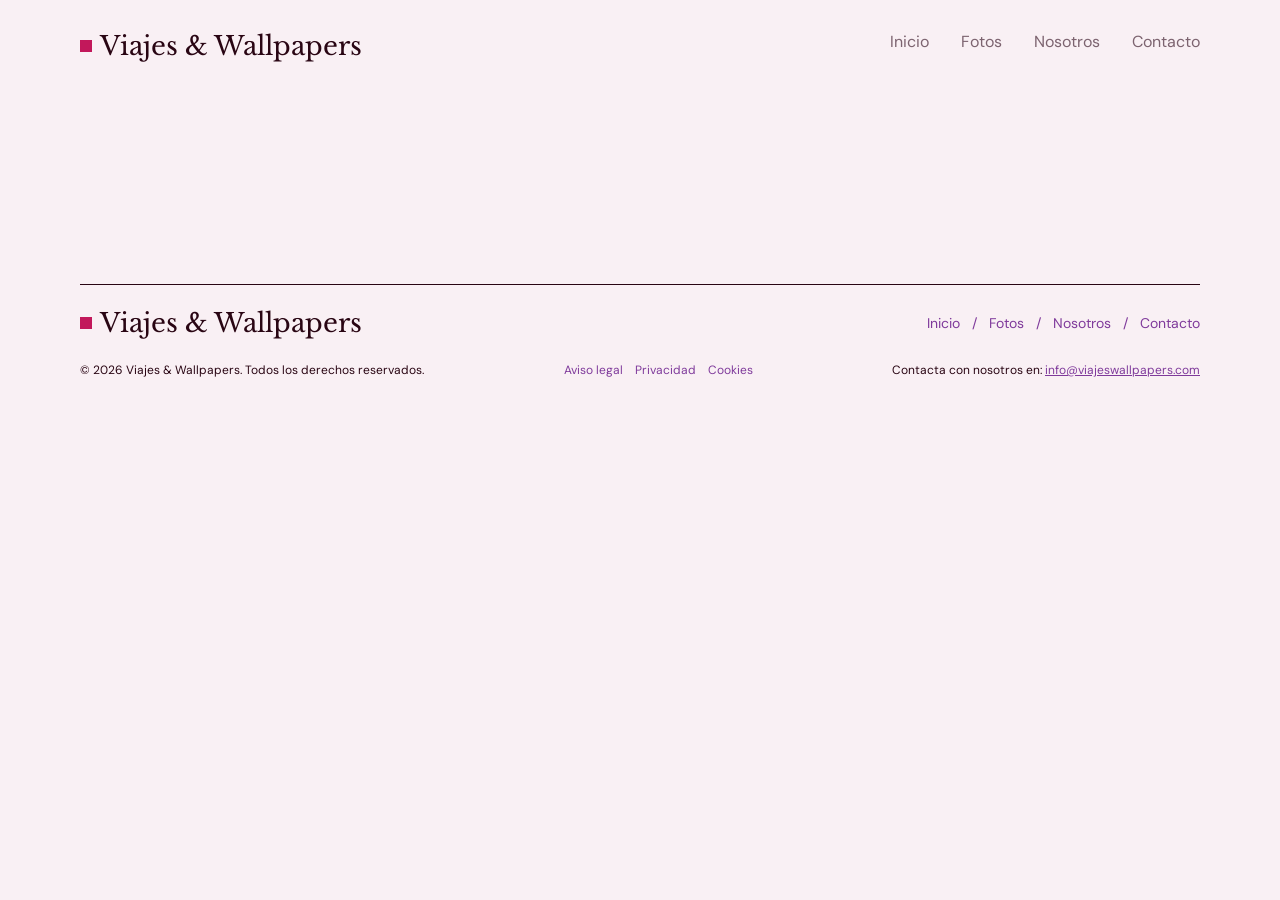
<file: plantilla.html>
<!doctype html>
<!--
  Viajes &amp; Wallpapers · Plantilla común (plantilla.html)
  Práctica UT1 · Diseño de Interfaces Web · 2.º DAW · IES Juan de la Cierva
  Plantilla común (paso 8 del enunciado). Para crear una página nueva: copiad este archivo,
  cambiad el title y escribid el contenido en la ZONA VARIABLE del main. No toquéis las
  PARTES COMUNES: así todas las páginas tienen el mismo menú y el mismo pie. Si hay que
  cambiar una parte común, cambiadla aquí y en todas las páginas.
  Así hemos creado aviso-legal.html, privacidad.html y cookies.html.
-->
<html lang="es">
  <head>
    <!-- ===== PARTE COMÚN: no tocar ===== -->
    <meta charset="UTF-8" />
    <meta
      name="viewport"
      content="width=device-width, initial-scale=1" />

    <!-- ===== ZONA VARIABLE: el título, con el formato «Nombre - Viajes &amp; Wallpapers» ===== -->
    <title>Título de la página - Viajes &amp; Wallpapers</title>

    <!-- ===== PARTE COMÚN: no tocar ===== -->
    <!-- Tipografías de nuestra guía de estilo (paso 2): Libre Baskerville para títulos y DM Sans para texto, desde Google Fonts. Este enlace va antes de estilos.css y los preconnect adelantan la conexión. Si cambiáis de fuente, cambiad este enlace en todas las páginas y las variables de fuente del CSS -->
    <link rel="preconnect" href="https://fonts.googleapis.com" />
    <link rel="preconnect" href="https://fonts.gstatic.com" crossorigin />
    <link
      rel="stylesheet"
      href="https://fonts.googleapis.com/css2?family=DM+Sans:ital,wght@0,400;0,600;0,700;1,400&amp;family=Libre+Baskerville:ital,wght@0,400;0,700;1,400&amp;display=swap" />
    <!-- Hoja de estilos única de la web (paso 1). Todo el estilo va en css/estilos.css: no uséis style= ni bloques style -->
    <link rel="stylesheet" href="css/estilos.css" />
    <!-- Icono de la pestaña: el cuadrado de nuestra marca -->
    <link rel="icon" href="img/icono/favicon.svg" type="image/svg+xml" />
  </head>

  <body id="arriba">
    <!-- ===== PARTE COMÚN: no tocar ===== -->
    <!-- CABECERA: zona «cabecera» del grid del body (paso 3). La marca enlaza siempre a la portada -->
    <header class="cabecera">
      <a class="marca" href="index.html">
        <span class="marca__simbolo"></span>
        Viajes &amp; Wallpapers
      </a>
    </header>

    <!-- MENÚ (paso 4): zona «menu» del grid, con display: flex en el ul. aria-current="page" va en el enlace de la página en la que estamos y es lo que la marca como activa. Si añadís una página al menú, añadid su li en todas las páginas y en plantilla.html -->
    <!-- Al crear una página, poned aria-current="page" en su enlace. Las páginas legales no están en el menú: se marcan en el pie -->
    <nav class="menu" aria-label="Menú principal">
      <ul>
        <li><a href="index.html">Inicio</a></li>
        <li><a href="fotos.html">Fotos</a></li>
        <li><a href="nosotros.html">Nosotros</a></li>
        <li><a href="contacto.html">Contacto</a></li>
      </ul>
    </nav>

    <!-- CONTENIDO PRINCIPAL: zona «principal» del grid. Un solo main y un solo h1 por página, con los títulos en orden (h1, h2, h3) sin saltar niveles -->
    <main class="principal">
      <!-- ===== ZONA VARIABLE: el contenido de la página, con un solo h1 ===== -->
    </main>

    <!-- ===== PARTE COMÚN: no tocar ===== -->
    <!-- PIE (paso 8): zona «pie» del grid, igual en todas las páginas, con los enlaces legales. Si cambiáis algo del pie, cambiadlo en todas las páginas y en plantilla.html -->
    <footer class="pie">
      <div class="pie__fila">
        <a class="marca" href="index.html">
          <span class="marca__simbolo"></span>
          Viajes &amp; Wallpapers
        </a>
        <nav aria-label="Menú del pie">
          <ul class="pie__lista pie__lista--barras">
            <li><a href="index.html">Inicio</a></li>
            <li><a href="fotos.html">Fotos</a></li>
            <li><a href="nosotros.html">Nosotros</a></li>
            <li><a href="contacto.html">Contacto</a></li>
          </ul>
        </nav>
      </div>

      <div class="pie__fila pie__legal">
        <p>&copy; 2026 Viajes &amp; Wallpapers. Todos los derechos reservados.</p>
        <!-- En una página legal, poned aria-current="page" en su enlace de esta lista -->
        <ul class="pie__lista">
          <li><a href="aviso-legal.html">Aviso legal</a></li>
          <li><a href="privacidad.html">Privacidad</a></li>
          <li><a href="cookies.html">Cookies</a></li>
        </ul>
        <p>
          Contacta con nosotros en:
          <a href="mailto:info@viajeswallpapers.com">info@viajeswallpapers.com</a>
        </p>
      </div>
    </footer>
  </body>
</html>
</file>
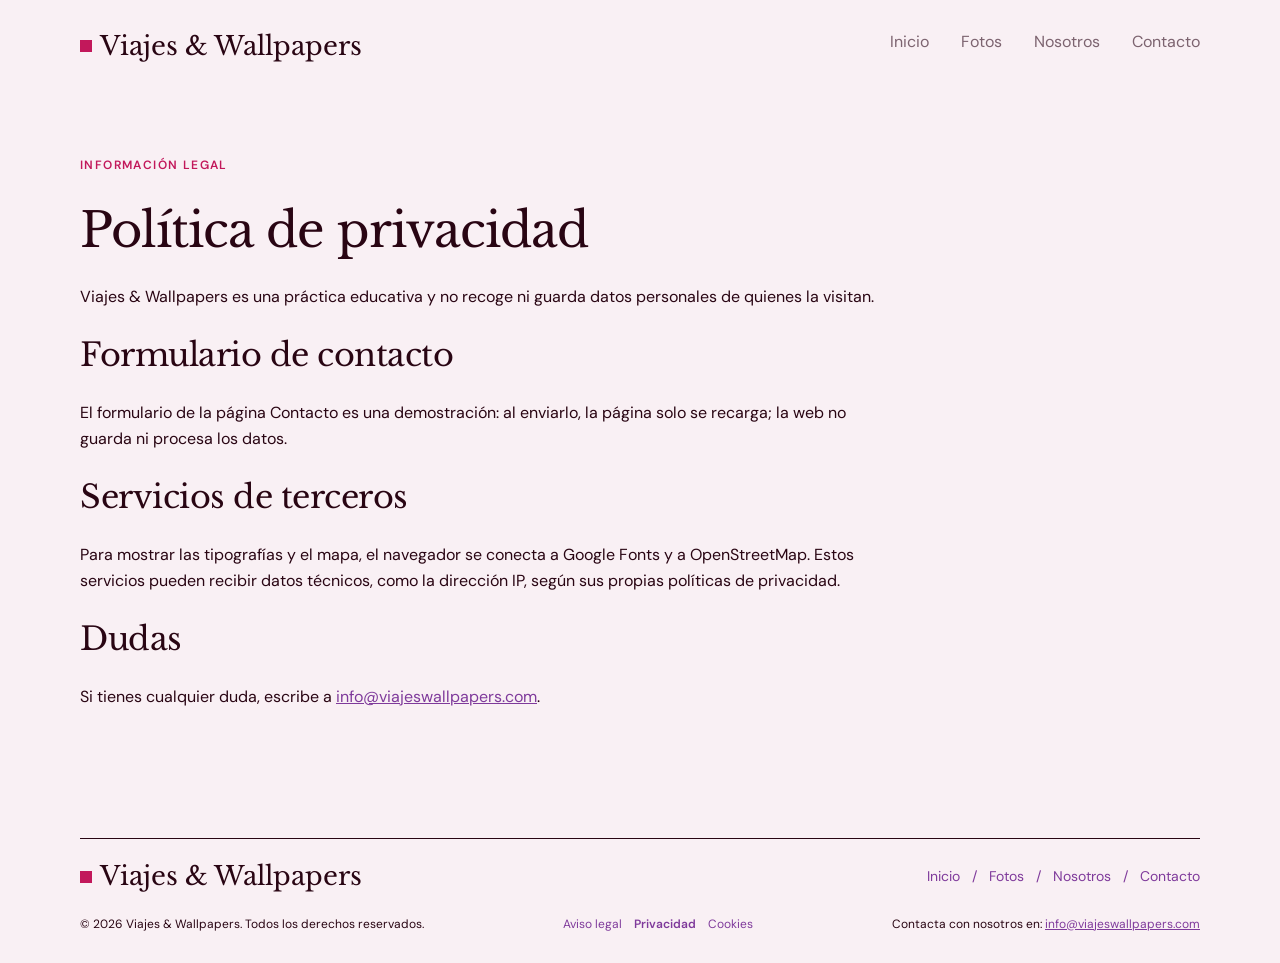
<file: privacidad.html>
<!doctype html>
<!--
  Viajes &amp; Wallpapers · Privacidad (privacidad.html)
  Práctica UT1 · Diseño de Interfaces Web · 2.º DAW · IES Juan de la Cierva
  Creada a partir de plantilla.html (paso 8): solo cambian el title y el contenido del main.
  Estilos en css/estilos.css.
-->
<html lang="es">
  <head>
    <!-- ===== PARTE COMÚN: no tocar ===== -->
    <meta charset="UTF-8" />
    <meta
      name="viewport"
      content="width=device-width, initial-scale=1" />

    <!-- ===== ZONA VARIABLE: el título, con el formato «Nombre - Viajes &amp; Wallpapers» ===== -->
    <title>Privacidad - Viajes &amp; Wallpapers</title>

    <!-- ===== PARTE COMÚN: no tocar ===== -->
    <!-- Tipografías de nuestra guía de estilo (paso 2): Libre Baskerville para títulos y DM Sans para texto, desde Google Fonts. Este enlace va antes de estilos.css y los preconnect adelantan la conexión. Si cambiáis de fuente, cambiad este enlace en todas las páginas y las variables de fuente del CSS -->
    <link rel="preconnect" href="https://fonts.googleapis.com" />
    <link rel="preconnect" href="https://fonts.gstatic.com" crossorigin />
    <link
      rel="stylesheet"
      href="https://fonts.googleapis.com/css2?family=DM+Sans:ital,wght@0,400;0,600;0,700;1,400&amp;family=Libre+Baskerville:ital,wght@0,400;0,700;1,400&amp;display=swap" />
    <!-- Hoja de estilos única de la web (paso 1). Todo el estilo va en css/estilos.css: no uséis style= ni bloques style -->
    <link rel="stylesheet" href="css/estilos.css" />
    <!-- Icono de la pestaña: el cuadrado de nuestra marca -->
    <link rel="icon" href="img/icono/favicon.svg" type="image/svg+xml" />
  </head>

  <body id="arriba">
    <!-- ===== PARTE COMÚN: no tocar ===== -->
    <!-- CABECERA: zona «cabecera» del grid del body (paso 3). La marca enlaza siempre a la portada -->
    <header class="cabecera">
      <a class="marca" href="index.html">
        <span class="marca__simbolo"></span>
        Viajes &amp; Wallpapers
      </a>
    </header>

    <!-- MENÚ (paso 4): zona «menu» del grid, con display: flex en el ul. aria-current="page" va en el enlace de la página en la que estamos y es lo que la marca como activa. Si añadís una página al menú, añadid su li en todas las páginas y en plantilla.html -->
    <!-- Las páginas legales no están en el menú: aquí ningún enlace lleva aria-current, la página se marca en el pie -->
    <nav class="menu" aria-label="Menú principal">
      <ul>
        <li><a href="index.html">Inicio</a></li>
        <li><a href="fotos.html">Fotos</a></li>
        <li><a href="nosotros.html">Nosotros</a></li>
        <li><a href="contacto.html">Contacto</a></li>
      </ul>
    </nav>

    <!-- CONTENIDO PRINCIPAL: zona «principal» del grid. Un solo main y un solo h1 por página, con los títulos en orden (h1, h2, h3) sin saltar niveles -->
    <main class="principal">
      <!-- ===== ZONA VARIABLE: el contenido de la página, con un solo h1 ===== -->
      <section class="seccion seccion--lectura">
        <p class="antetitulo">Información legal</p>
        <h1>Política de privacidad</h1>
        <p>
          Viajes &amp; Wallpapers es una práctica educativa y no recoge ni
          guarda datos personales de quienes la visitan.
        </p>

        <h2>Formulario de contacto</h2>
        <p>
          El formulario de la página Contacto es una demostración: al enviarlo,
          la página solo se recarga; la web no guarda ni procesa los datos.
        </p>

        <h2>Servicios de terceros</h2>
        <p>
          Para mostrar las tipografías y el mapa, el navegador se conecta a
          Google Fonts y a OpenStreetMap. Estos servicios pueden recibir datos
          técnicos, como la dirección IP, según sus propias políticas de
          privacidad.
        </p>

        <h2>Dudas</h2>
        <p>
          Si tienes cualquier duda, escribe a
          <a href="mailto:info@viajeswallpapers.com">info@viajeswallpapers.com</a>.
        </p>
      </section>
    </main>

    <!-- ===== PARTE COMÚN: no tocar ===== -->
    <!-- PIE (paso 8): zona «pie» del grid, igual en todas las páginas, con los enlaces legales. Si cambiáis algo del pie, cambiadlo en todas las páginas y en plantilla.html -->
    <footer class="pie">
      <div class="pie__fila">
        <a class="marca" href="index.html">
          <span class="marca__simbolo"></span>
          Viajes &amp; Wallpapers
        </a>
        <nav aria-label="Menú del pie">
          <ul class="pie__lista pie__lista--barras">
            <li><a href="index.html">Inicio</a></li>
            <li><a href="fotos.html">Fotos</a></li>
            <li><a href="nosotros.html">Nosotros</a></li>
            <li><a href="contacto.html">Contacto</a></li>
          </ul>
        </nav>
      </div>

      <div class="pie__fila pie__legal">
        <p>&copy; 2026 Viajes &amp; Wallpapers. Todos los derechos reservados.</p>
        <!-- Esta página legal lleva aria-current="page" en su enlace: el CSS lo marca en seminegrita -->
        <ul class="pie__lista">
          <li><a href="aviso-legal.html">Aviso legal</a></li>
          <li><a href="privacidad.html" aria-current="page">Privacidad</a></li>
          <li><a href="cookies.html">Cookies</a></li>
        </ul>
        <p>
          Contacta con nosotros en:
          <a href="mailto:info@viajeswallpapers.com">info@viajeswallpapers.com</a>
        </p>
      </div>
    </footer>
  </body>
</html>
</file>
<file: css/estilos.css>
/* ==========================================================================
   VIAJES & WALLPAPERS · estilos.css
   Práctica UT1 · Diseño de Interfaces Web · 2.º DAW · IES Juan de la Cierva

   Una sola hoja de estilos para todas las páginas (paso 1 del enunciado).
   Antes de tocar nada, leed esto:
   - Colores, fuentes, tamaños y espacios salen SIEMPRE de las variables del
     :root (sección 0). Si queréis cambiar un color o un tamaño, cambiad la
     variable y se actualiza en toda la web. No escribáis valores a mano.
   - Grid para la estructura de la página y para las cuadrículas; Flexbox
     para los componentes de una dimensión (menú, tarjetas, pie…).
   - El único position: absolute es la etiqueta «Novedad» (sección 6).
   - Si añadís una sección nueva, añadidla también a este índice.

   ÍNDICE
    0. VARIABLES (guía de estilo y modo oscuro)
    1. BASE
    2. ESTRUCTURA DE LA PÁGINA (Grid)
    3. CABECERA
    4. MENÚ
    5. CONTENIDO PRINCIPAL
    6. TARJETAS Y ETIQUETA «NOVEDAD»
    7. TABLA
    8. MAPA (iframe)
    9. PIE
   10. BOTÓN PRINCIPAL
   11. PÁGINA FOTOS: PRESENTACIÓN
   12. PÁGINA FOTOS: DETALLE DE CADA GALERÍA
   13. PÁGINA FOTOS: CUADRÍCULA DE FOTOS
   14. TEXTO LARGO
   15. PÁGINA NOSOTROS
   16. PÁGINA CONTACTO: FORMULARIO
   17. RESPONSIVE (opcional en el enunciado)
   ========================================================================== */

/* ==========================================================================
   0. VARIABLES (guía de estilo y modo oscuro) · paso 2 del enunciado
   Nuestra guía de estilo de Figma pasada a variables. Las cuatro del
   enunciado (--color-primario, --color-fondo, --color-acento, --color-texto)
   y --espacio, más las que hemos necesitado para tipografía y tamaños.
   Usadlas siempre con var(--nombre). Si necesitáis un valor que no está,
   hablad con el grupo antes de crear una variable nueva.
   ========================================================================== */
:root {

    /* COLORES. Si cambiáis uno, revisad que el texto siga cumpliendo el
       contraste mínimo: 4,5:1 en texto normal y 3:1 en texto grande e iconos */
    --color-fondo: #F9F0F4;            /* Fondo de todas las páginas */
    --fondo-oscuro: #2E282A;           /* Fondos oscuros y degradados sobre las fotos */
    --color-primario: #C2185B;         /* Marca, títulos de tarjeta, botón y foco. 5,3:1 sobre el fondo */
    --color-acento: #7F3A9B;           /* Enlaces y página activa del menú. 6,3:1 sobre el fondo */
    --color-texto: #290513;            /* Texto principal. 16,7:1 sobre el fondo */
    --texto-fondo-oscuro: #ECE9EA;     /* Texto claro sobre --fondo-oscuro (12:1) */
    --color-texto-suave: #7C636F;      /* Opciones inactivas del menú. 4,9:1: no lo aclaréis más */
    --color-texto-secundario: #2C2C2C; /* Pies de foto y antetítulos de tarjeta. 12,5:1 */
    --color-linea-suave: #BAC1B5;      /* Líneas divisorias en móvil (decorativas, nunca para texto) */
    /* El texto claro sobre el primario (thead, botón, etiqueta) usa --color-fondo: 5,3:1 */

    /* TIPOGRAFÍAS. Se cargan desde Google Fonts con el <link> del <head> de
       cada página: si cambiáis una fuente, cambiad también ese enlace */
    --fuente-expresiva: 'Libre Baskerville', serif; /* Títulos h1 y h2, marca y cifras */
    --fuente-funcional: 'DM Sans', sans-serif;      /* Texto, menú, botones y h3 */

    /* PESOS */
    --peso-normal: 400;
    --peso-seminegrita: 600;           /* Página activa, h3, botón y etiquetas */
    --peso-negrita: 700;               /* Cabecera de la tabla */

    /* TAMAÑOS DE TEXTO (el texto base es de 16 px) */
    --tamano-h1: 48px;
    --tamano-h2: 32px;
    --tamano-h3: 24px;
    --tamano-cifra: 40px;              /* Números 01 a 05 de las galerías */
    --tamano-marca: 26px;              /* «Viajes & Wallpapers» */
    --tamano-texto: 16px;              /* Texto base */
    --tamano-pequeno: 14px;            /* Pies de foto, pie de página, índice */
    --tamano-mini: 12px;               /* Antetítulos, migas y textos legales */
    --tamano-cabecera-tabla: 13px;     /* th de la tabla */
    --tamano-h2-movil: 28px;           /* Solo en móvil (sección 17) */
    --tamano-h3-movil: 20px;           /* Solo en móvil (sección 17) */

    /* INTERLINEADOS (alto de línea / tamaño de letra) */
    --interlineado-titulo: 1.25;       /* h1 */
    --interlineado-h2: 1.3125;         /* h2 */
    --interlineado-h3: 1.3333;         /* h3. Ojo: lo usa también la etiqueta «Novedad» */
    --interlineado-h2-movil: 1.3571;   /* h2 en móvil */
    --interlineado-texto: 1.625;       /* Texto: por encima del mínimo recomendado de 1,5 */

    /* ESPACIADO ENTRE LETRAS */
    --letras-h1: -1px;
    --letras-h2: -0.5px;
    --letras-etiqueta: 1.4px;          /* Antetítulos en mayúsculas */

    /* ESPACIADOS: escala de 8 px con medios pasos de 4 px para detalles finos.
       Todos se calculan a partir de --espacio: si cambiáis --espacio, cambia
       toda la escala a la vez. Usad estas en vez de escribir px sueltos */
    --espacio: 8px;                    /* Unidad base (la que pide el enunciado) */
    --espacio-mitad: calc(var(--espacio) / 2);  /*  4 px */
    --espacio-1-5: calc(var(--espacio) * 1.5);  /* 12 px */
    --espacio-2: calc(var(--espacio) * 2);      /* 16 px */
    --espacio-3: calc(var(--espacio) * 3);      /* 24 px */
    --espacio-4: calc(var(--espacio) * 4);      /* 32 px */
    --espacio-5: calc(var(--espacio) * 5);      /* 40 px */
    --espacio-6: calc(var(--espacio) * 6);      /* 48 px */
    --espacio-8: calc(var(--espacio) * 8);      /* 64 px */
    --espacio-10: calc(var(--espacio) * 10);    /* 80 px */
    --espacio-12: calc(var(--espacio) * 12);    /* 96 px */
    --margen-lateral: var(--espacio-10);        /* Margen de página: 80 px (24 px en móvil, sección 17) */

    /* BORDES, RADIOS Y FOCO */
    --borde: 1px;                      /* Líneas divisorias y bordes de tarjeta */
    --borde-grueso: 2px;               /* Barra del menú y anillo de foco */
    --radio: 8px;                      /* Esquinas de botón, tarjetas y campos */
    --separacion-foco: 3px;            /* Hueco entre el control y su anillo de foco */

    /* TAMAÑOS DE COMPONENTES */
    --objetivo-tactil: 44px;           /* Alto mínimo de enlaces y campos: no lo bajéis (accesibilidad) */
    --altura-boton: 48px;              /* Botón principal */
    --tamano-icono: 24px;              /* Iconos de las galerías y checks */
    --tamano-simbolo: 12px;            /* Cuadrado de la marca */
    --ancho-maximo: 1440px;            /* Ancho máximo de la página en pantallas grandes */

}

/* MODO OSCURO
   Si el sistema del usuario está en modo oscuro, el navegador aplica este
   bloque y redefinimos los colores con los valores del modo oscuro de
   nuestro Figma. Como todo el CSS usa var(...), no hay que tocar nada más:
   la web entera cambia de colores. Solo CSS, sin JavaScript.
   - Si cambiáis o añadís un color arriba, añadid aquí su valor oscuro y
     comprobad el contraste sobre el fondo oscuro (#2E282A): 4,5:1 en texto
     normal y 3:1 en texto grande e iconos.
   - --fondo-oscuro pasa a claro: los degradados de las fotos se vuelven una
     niebla clara y el texto de la presentación de Fotos pasa a oscuro,
     según nuestro diseño.
   - Los iconos de img/icono/ no pueden leer estas variables: cada SVG lleva
     su propio <style> con el color oscuro. Si cambiáis --color-primario
     aquí, cambiadlo también en los SVG.
   - El mapa de OpenStreetMap se queda claro: es contenido de otra web.
   Para probarlo sin cambiar el sistema: herramientas de desarrollo →
   Rendering → «Emulate CSS media feature prefers-color-scheme: dark». */
@media (prefers-color-scheme: dark) {
    :root {
        color-scheme: dark;                /* Controles del navegador (scroll, select, radios) en oscuro */
        --color-fondo: #2E282A;            /* Fondo de todas las páginas */
        --fondo-oscuro: #F9F0F4;           /* Se invierte: degradados claros sobre las fotos */
        --color-primario: #F9F0F4;         /* 12,9:1 sobre el fondo */
        --color-acento: #E9D5FF;           /* 10,6:1 sobre el fondo */
        --color-texto: #D4CDD0;            /* 9,3:1 sobre el fondo */
        --texto-fondo-oscuro: #290513;     /* Texto oscuro sobre las zonas claras */
        --color-texto-suave: #A39A9E;      /* Menú inactivo. 5,3:1: no lo oscurezcáis más */
        --color-texto-secundario: #BFB7BB; /* Pies de foto y antetítulos de tarjeta. 7,4:1 */
        --color-linea-suave: #6B6266;      /* Líneas divisorias en móvil (decorativas) */
        /* Botón y etiqueta «Novedad»: --color-fondo sobre --color-primario, 12,9:1 */
    }
}

/* ==========================================================================
   1. BASE
   Estilos de partida para toda la web: quitamos los márgenes por defecto
   del navegador (los espacios los ponemos nosotros con gap), damos la
   tipografía de los títulos, hacemos las imágenes fluidas y dejamos un foco
   visible en todo lo interactivo. No quitéis el outline del foco sin poner
   otro: quien navega con teclado lo necesita para saber dónde está.
   ========================================================================== */
/* box-sizing: el ancho incluye padding y borde, así los tamaños cuadran */
*,
*::before,
*::after {
    box-sizing: border-box;
}

h1,
h2,
h3,
p,
ul,
ol,
dl,
dd,
figure {
    margin: 0;
}

h1,
h2 {
    font-family: var(--fuente-expresiva);
    font-weight: var(--peso-normal);
    line-height: var(--interlineado-titulo);
}

h1 {
    font-size: var(--tamano-h1);
    letter-spacing: var(--letras-h1);
}

h2 {
    font-size: var(--tamano-h2);
    line-height: var(--interlineado-h2);
    letter-spacing: var(--letras-h2);
}

h3 {
    font-size: var(--tamano-h3);
    font-weight: var(--peso-seminegrita);
    line-height: var(--interlineado-h3);
}

/* Imágenes fluidas: nunca más anchas que su contenedor */
img {
    display: block;
    max-width: 100%;
}

a {
    color: var(--color-acento);
}

a:hover {
    color: var(--color-primario);
}

/* Foco visible: anillo primario. Si añadís otro tipo de control, sumadlo aquí */
a:focus-visible,
button:focus-visible,
input:focus-visible,
select:focus-visible,
textarea:focus-visible {
    outline: var(--borde-grueso) solid var(--color-primario);
    outline-offset: var(--separacion-foco);
}

/* ==========================================================================
   2. ESTRUCTURA DE LA PÁGINA (Grid) · paso 3 del enunciado
   Usamos Grid porque la página es un reparto en dos dimensiones (filas y
   columnas). Con grid-template-areas cada zona tiene un nombre y cada
   etiqueta dice dónde va con grid-area. Columnas en fr, nunca en px fijos.
   Arriba, marca y menú comparten fila, según nuestro diseño de Figma.
   Estas cuatro clases (.cabecera, .menu, .principal, .pie) tienen que estar
   en todas las páginas: vienen ya puestas en plantilla.html.
   ========================================================================== */
body {
    display: grid;
    /* Dos columnas iguales: marca a la izquierda y menú a la derecha */
    grid-template-columns: 1fr 1fr;
    /* Mapa de la página: cada palabra es una zona con nombre */
    grid-template-areas:
        "cabecera menu"
        "principal principal"
        "pie pie";
    column-gap: var(--espacio-4);
    /* max-width en vez de width: en pantallas pequeñas la página se estrecha */
    max-width: var(--ancho-maximo);
    margin: 0 auto;
    padding-inline: var(--margen-lateral);
    background-color: var(--color-fondo);
    color: var(--color-texto);
    font-family: var(--fuente-funcional);
    font-size: var(--tamano-texto);
    line-height: var(--interlineado-texto);
    text-align: left;
}

.cabecera {
    grid-area: cabecera;
}

.menu {
    grid-area: menu;
}

.principal {
    grid-area: principal;
}

.pie {
    grid-area: pie;
}

/* ==========================================================================
   3. CABECERA
   La marca: cuadrado del color primario + nombre de la web, que enlaza a la
   portada. Flexbox los alinea en fila. La misma .marca se reutiliza en el pie.
   ========================================================================== */
.cabecera {
    display: flex;
    align-items: center;
    padding-block: var(--espacio-3);
}

.marca {
    display: inline-flex;
    align-items: center;
    gap: var(--espacio);
    min-height: var(--objetivo-tactil);
    color: var(--color-texto);
    font-family: var(--fuente-expresiva);
    font-size: var(--tamano-marca);
    text-decoration: none;
}

.marca__simbolo {
    width: var(--tamano-simbolo);
    aspect-ratio: 1;
    background-color: var(--color-primario);
}

.marca:hover {
    color: var(--color-primario);
}

/* ==========================================================================
   4. MENÚ · paso 4 del enunciado
   display: flex va en el ul (el contenedor), no en los li. Cada enlace mide
   al menos 44 px de alto para poder pulsarlo con el dedo.
   La página actual se marca en el HTML con aria-current="page" y aquí se ve
   con color, peso y una barra inferior: así no depende solo del color.
   Para añadir una página al menú, añadid su <li> en TODAS las páginas y en
   plantilla.html (paso 8: el menú tiene que ser igual en todas).
   ========================================================================== */
.menu {
    display: flex;
    justify-content: flex-end;
    align-items: center;
}

.menu ul {
    display: flex;
    flex-wrap: wrap;
    gap: var(--espacio-4);
    padding: 0;
    list-style: none;
}

.menu a {
    display: inline-flex;
    flex-direction: column;
    justify-content: center;
    align-items: center;
    gap: var(--espacio);
    min-height: var(--objetivo-tactil);
    color: var(--color-texto-suave);
    line-height: normal;
    text-decoration: none;
}

/* La barra inferior es un ::after transparente que se colorea en hover y
   en la página actual */
.menu a::after {
    content: "";
    width: 100%;
    height: var(--borde-grueso);
    background-color: transparent;
}

.menu a:hover {
    color: var(--color-acento);
}

.menu a:hover::after {
    background-color: var(--color-acento);
}

.menu a[aria-current="page"] {
    color: var(--color-acento);
    font-weight: var(--peso-seminegrita);
}

.menu a[aria-current="page"]::after {
    background-color: var(--color-acento);
}

/* ==========================================================================
   5. CONTENIDO PRINCIPAL
   Las secciones del main se apilan con Flexbox en columna y se separan con
   gap, igual que el Auto layout de Figma. Para separar bloques usad gap o
   estas clases, nunca <br> ni márgenes sueltos.
   - .seccion: bloque normal; .seccion--compacta: con menos separación.
   - .antetitulo: texto pequeño en mayúsculas encima de un título.
   ========================================================================== */
.principal {
    display: flex;
    flex-direction: column;
    gap: var(--espacio-8);
    padding-block: var(--espacio-8) var(--espacio-10);
}

.seccion {
    display: flex;
    flex-direction: column;
    gap: var(--espacio-3);
}

.seccion--compacta {
    gap: var(--espacio-2);
}

.antetitulo {
    color: var(--color-primario);
    font-size: var(--tamano-mini);
    font-weight: var(--peso-seminegrita);
    letter-spacing: var(--letras-etiqueta);
    text-transform: uppercase;
}

/* Lista ordenada de destinos (portada y Nosotros). Quitamos los números del
   navegador y los ponemos con un contador de CSS para poder darles color */
.lista-destinos {
    display: flex;
    flex-direction: column;
    gap: var(--espacio-1-5);
    padding: 0;
    list-style: none;
    line-height: normal;
    counter-reset: destino;
}

.lista-destinos li {
    display: flex;
    gap: var(--espacio-2);
    counter-increment: destino;
}

.lista-destinos li::before {
    content: counter(destino) ".";
    color: var(--color-primario);
    font-weight: var(--peso-seminegrita);
}

/* Lista anidada de temáticas (continente > países). Los países van en una
   línea y la «y» entre ellos la pone el CSS, así que en el HTML solo hay
   que añadir el <li> del país nuevo */
.tematicas {
    display: flex;
    flex-direction: column;
    gap: var(--espacio);
    padding: 0;
    list-style: none;
    font-weight: var(--peso-seminegrita);
    line-height: normal;
}

.tematicas > li {
    display: flex;
    flex-direction: column;
    gap: var(--espacio-mitad);
}

.tematicas ul {
    display: flex;
    flex-wrap: wrap;
    padding: 0;
    list-style: none;
    color: var(--color-acento);
    font-size: var(--tamano-pequeno);
    font-weight: var(--peso-normal);
}

.tematicas ul li + li::before {
    content: "\a0y\a0";
}

/* «Volver arriba»: enlaza al id="arriba" del body. Sin subrayado, pero se
   distingue por color y peso */
.volver-arriba {
    display: inline-flex;
    align-items: center;
    align-self: flex-start;
    min-height: var(--objetivo-tactil);
    color: var(--color-primario);
    font-weight: var(--peso-seminegrita);
    text-decoration: none;
}

.volver-arriba:hover {
    text-decoration: underline;
}

/* ==========================================================================
   6. TARJETAS Y ETIQUETA «NOVEDAD» · pasos 5 y 6 del enunciado
   Las tarjetas van en un div.tarjetas con display: grid y un article.tarjeta
   por destino. En nuestro diseño de Figma van apiladas a todo el ancho, así
   que en vez del minmax(250px, 1fr) del enunciado usamos minmax(100%, 1fr):
   misma técnica, pero una tarjeta por fila. Dentro de cada tarjeta, Flexbox.
   Para añadir una tarjeta, copiad un <article class="tarjeta"> entero en el
   HTML (h3, figure con img y figcaption, y p) y cambiad textos, foto y alt.
   ========================================================================== */
.tarjetas {
    display: grid;
    grid-template-columns: repeat(auto-fit, minmax(100%, 1fr));
    gap: var(--espacio-3);
}

.tarjeta {
    /* Referencia para colocar la .etiqueta (ver abajo) */
    position: relative;
    display: flex;
    flex-direction: column;
    gap: var(--espacio-2);
}

.tarjeta h3 {
    color: var(--color-primario);
}

/* Foto y degradado oscuro en la misma celda de Grid: así los superponemos
   sin usar position: absolute */
.tarjeta figure {
    display: grid;
    grid-template-areas:
        "foto"
        "pie";
    row-gap: var(--espacio-1-5);
}

.tarjeta img {
    grid-area: foto;
    width: 100%;
    /* Foto apaisada de nuestro diseño (4:1); en móvil cambia (sección 17) */
    aspect-ratio: 4 / 1;
    object-fit: cover;
}

.tarjeta figure::after {
    content: "";
    grid-area: foto;
    background-image: linear-gradient(to top, var(--fondo-oscuro), transparent);
}

.tarjeta figcaption {
    grid-area: pie;
}

/* Pie de foto, común a tarjetas y galerías */
figcaption {
    color: var(--color-texto-secundario);
    font-size: var(--tamano-pequeno);
    line-height: normal;
}

/* ETIQUETA «NOVEDAD» (paso 6 del enunciado)
   Es el único position: absolute de la web. La tarjeta lleva position: relative
   para que la etiqueta se coloque respecto a ella y no a la página.
   Para moverla a otra tarjeta, basta con mover el <span class="etiqueta"> en el HTML.
   El top depende del alto del h3: si cambiáis el tamaño o el interlineado
   del h3, la etiqueta se mueve con él y sigue quedando sobre la foto. */
.etiqueta {
    position: absolute;
    top: calc(var(--tamano-h3) * var(--interlineado-h3) + var(--espacio-3));
    right: var(--espacio);
    padding: var(--espacio) var(--espacio-2);
    border-radius: var(--radio);
    background-color: var(--color-primario);
    color: var(--color-fondo);
    font-size: var(--tamano-mini);
    font-weight: var(--peso-seminegrita);
    line-height: 1;
    text-transform: uppercase;
}

/* ==========================================================================
   7. TABLA · paso 7 del enunciado
   La tabla de colecciones de la UT0, que el enunciado nos pide conservar,
   con todo el estilo desde aquí: border-collapse, bordes y padding en th y
   td, y la cabecera con --color-primario. Según nuestro diseño de Figma solo
   lleva líneas horizontales y la cabecera va sin fondo, con el texto en
   primario. Es una tabla de datos, no de maquetación.
   Para añadir un país, añadid un <tr> con sus tres <td> en el tbody. No
   uséis rowspan: la colección se repite en cada fila para que todas las
   líneas crucen la tabla de lado a lado.
   ========================================================================== */
table {
    width: 100%;
    border-collapse: collapse;
}

caption {
    padding-bottom: var(--espacio-3);
    caption-side: top;
    letter-spacing: var(--letras-h2);
    text-align: left;
}

/* Solo border-bottom: líneas horizontales. La separación entre columnas es
   el padding derecho de cada celda (la última no lo lleva) */
th,
td {
    padding: var(--espacio-2) var(--espacio-3) var(--espacio-2) 0;
    border-bottom: var(--borde) solid var(--color-texto);
    line-height: normal;
    text-align: left;
}

th:last-child,
td:last-child {
    padding-right: 0;
}

/* Ancho de las dos primeras columnas en %; la tercera se queda el resto.
   Si añadís una columna, revisad estos porcentajes */
th:nth-child(1) {
    width: 19%;
}

th:nth-child(2) {
    width: 30%;
}

thead {
    color: var(--color-primario);
}

th {
    padding-top: 0;
    padding-bottom: var(--espacio-1-5);
    font-size: var(--tamano-cabecera-tabla);
    font-weight: var(--peso-negrita);
    text-transform: uppercase;
}

/* Nota final del tfoot (la celda con colspan): sin línea debajo */
tfoot td {
    padding-top: var(--espacio-3);
    padding-bottom: 0;
    border-bottom: none;
    font-size: var(--tamano-pequeno);
}

/* ==========================================================================
   8. MAPA (iframe) · paso 7 del enunciado
   iframe de OpenStreetMap con su title, que es lo que lee el lector de
   pantalla. Ancho al 100 % y alto por aspect-ratio, sin medidas fijas.
   Para cambiar la zona del mapa, generad un código nuevo en OpenStreetMap
   (Compartir → Incrustar HTML), copiad solo el src y mantened class y title.
   ========================================================================== */
.mapa {
    width: 100%;
    aspect-ratio: 3 / 1;
    border: var(--borde) solid var(--color-texto);
    border-radius: var(--radio);
}

/* ==========================================================================
   9. PIE · paso 8 del enunciado (mismo pie en todas las páginas)
   Dos filas con Flexbox y justify-content: space-between (el «Space
   between» de Figma): marca y menú del pie arriba; copyright, enlaces
   legales y correo abajo. Si cambiáis el pie, cambiadlo en todas las
   páginas y en plantilla.html.
   ========================================================================== */
.pie {
    display: flex;
    flex-direction: column;
    gap: var(--espacio-mitad);
    margin-top: var(--espacio-6);
    padding-block: var(--espacio-2);
    border-top: var(--borde) solid var(--color-texto);
}

.pie__fila {
    display: flex;
    flex-wrap: wrap;
    justify-content: space-between;
    align-items: center;
    gap: var(--espacio-2);
}

.pie__lista {
    display: flex;
    flex-wrap: wrap;
    gap: var(--espacio-1-5);
    padding: 0;
    list-style: none;
}

.pie__lista a {
    display: inline-flex;
    align-items: center;
    min-height: var(--objetivo-tactil);
    font-size: var(--tamano-pequeno);
    text-decoration: none;
}

.pie__lista a:hover {
    text-decoration: underline;
}

/* Las páginas legales no están en el menú principal: su enlace del pie
   lleva aria-current="page" y se marca con seminegrita */
.pie__lista a[aria-current="page"] {
    font-weight: var(--peso-seminegrita);
}

/* Barras «/» entre las opciones del menú del pie. Las ponemos con CSS
   porque son decoración: así no las lee el lector de pantalla */
.pie__lista--barras li + li::before {
    content: "/";
    margin-right: var(--espacio-1-5);
    color: var(--color-acento);
    font-size: var(--tamano-pequeno);
}

.pie__lista--barras li {
    display: flex;
    align-items: center;
}

.pie__legal {
    font-size: var(--tamano-mini);
}

.pie__legal .pie__lista a {
    font-size: var(--tamano-mini);
}

/* ==========================================================================
   10. BOTÓN PRINCIPAL
   El componente «Botón» de nuestro Figma pasado a una clase reutilizable,
   con sus 4 estados de la guía de estilo: normal, hover, foco y
   deshabilitado. Vale para <a> y para <button>: basta con class="boton".
   Ahora se usa en Fotos («Ir a galería de Japón») y en Contacto («Enviar
   mensaje»).
   ========================================================================== */
.boton {
    display: inline-flex;
    justify-content: center;
    align-items: center;
    min-height: var(--altura-boton);
    padding-inline: var(--espacio-4);
    border: var(--borde) solid var(--color-primario);
    border-radius: var(--radio);
    background-color: var(--color-primario);
    color: var(--color-fondo);
    font-family: var(--fuente-funcional);
    font-size: var(--tamano-texto);
    font-weight: var(--peso-seminegrita);
    text-decoration: none;
    cursor: pointer;
}

.boton:hover {
    border-color: var(--color-texto);
    background-color: var(--color-texto);
    color: var(--color-fondo);
}

/* Foco: :focus-visible solo lo muestra al navegar con teclado */
.boton:focus-visible {
    outline: var(--borde-grueso) solid var(--color-primario);
    outline-offset: var(--separacion-foco);
}

/* Deshabilitado: borde discontinuo y sin relleno, para que se distinga por
   la forma y no solo por el color */
.boton:disabled {
    border-style: dashed;
    background-color: var(--color-fondo);
    color: var(--color-primario);
    cursor: not-allowed;
}

/* ==========================================================================
   11. PÁGINA FOTOS: PRESENTACIÓN
   Bloque oscuro con foto de fondo, título, resumen e índice de galerías.
   La foto va como background-image porque es decorativa (no lleva alt).
   Encima tiene dos capas: el degradado de nuestro diseño y una capa oscura
   del 25 % para que el texto claro se lea bien. Si cambiáis la foto de
   fondo (la url de .portada-fotos), comprobad que el texto se sigue leyendo.
   ========================================================================== */
/* Quita el margen superior del main para que el bloque empiece junto al menú */
.principal--sin-margen {
    padding-top: 0;
}

/* El margen lateral negativo hace que la foto llegue a los bordes de la
   página, y el padding devuelve el texto a su sitio */
.portada-fotos {
    display: flex;
    flex-direction: column;
    gap: var(--espacio-4);
    margin-inline: calc(var(--margen-lateral) * -1);
    padding: var(--espacio-6) var(--margen-lateral);
    background-color: var(--fondo-oscuro);
    background-image:
        linear-gradient(to top, var(--fondo-oscuro), transparent),
        linear-gradient(color-mix(in srgb, var(--fondo-oscuro) 25%, transparent), color-mix(in srgb, var(--fondo-oscuro) 25%, transparent)),
        url("../img/8.webp");
    background-position: center;
    background-size: cover;
    color: var(--color-fondo);
}

.portada-fotos a {
    color: var(--color-fondo);
    text-decoration: none;
}

.portada-fotos a:hover {
    text-decoration: underline;
}

/* Sobre fondo oscuro el anillo de foco pasa a claro para que se vea */
.portada-fotos a:focus-visible {
    outline-color: var(--color-fondo);
}

.migas,
.indice-galerias {
    color: var(--texto-fondo-oscuro);
}

.migas a,
.indice-galerias a {
    color: var(--texto-fondo-oscuro);
}

.migas {
    font-size: var(--tamano-mini);
    font-weight: var(--peso-seminegrita);
    letter-spacing: var(--letras-etiqueta);
    line-height: var(--interlineado-texto);
    text-transform: uppercase;
}

.migas a {
    display: inline-flex;
    align-items: center;
    min-height: var(--objetivo-tactil);
}

/* Título a la izquierda y resumen a la derecha, alineados por abajo */
.portada-fotos__propuesta {
    display: flex;
    justify-content: space-between;
    align-items: flex-end;
    gap: var(--espacio-12);
}

.portada-fotos__intro {
    display: flex;
    flex: 1 1 0;
    flex-direction: column;
    gap: var(--espacio-3);
    min-width: 0;
}

/* Índice de galerías: un <li> por galería con un enlace a su id */
.indice-galerias {
    display: flex;
    flex-wrap: wrap;
    gap: var(--espacio-5);
    padding: var(--espacio-2) 0 0;
    list-style: none;
}

.indice-galerias a {
    display: inline-flex;
    align-items: center;
    min-height: var(--objetivo-tactil);
    font-size: var(--tamano-pequeno);
}

/* Columna del resumen: no crece ni encoge (45 × --espacio); en móvil pasa
   a ocupar todo el ancho (sección 17) */
.portada-fotos__resumen {
    display: flex;
    flex: 0 0 calc(var(--espacio) * 45);
    flex-direction: column;
    gap: var(--espacio);
}

/* Caja clara con el número de fotos y los países. Si añadís una galería,
   actualizad ese texto en fotos.html */
.resumen {
    display: flex;
    flex-direction: column;
    gap: calc(var(--espacio-2) + var(--espacio-mitad));
    padding: calc(var(--espacio-3) + var(--espacio-mitad));
    background-color: var(--color-fondo);
    color: var(--color-texto);
}

.resumen .antetitulo {
    color: var(--color-texto-secundario);
}

.resumen__titulo {
    color: var(--color-primario);
    font-size: var(--tamano-h3);
    font-weight: var(--peso-seminegrita);
    line-height: var(--interlineado-h3);
}

.portada-fotos .boton {
    color: var(--color-fondo);
}

.portada-fotos .boton:hover {
    text-decoration: none;
}

/* ==========================================================================
   12. PÁGINA FOTOS: DETALLE DE CADA GALERÍA
   Las cinco galerías comparten esta estructura. La cabecera usa Grid con
   tres columnas en fr, en la proporción de nuestro diseño: número y país,
   título y descripción, y «Qué incluye». Dentro de cada columna, Flexbox.
   Para añadir una galería: copiad en fotos.html una <section
   class="galeria-detalle"> entera, cambiad su id, número, icono, textos y
   fotos, y añadidla también al índice de galerías y al resumen de arriba.
   ========================================================================== */
.galeria-detalle {
    display: flex;
    flex-direction: column;
    gap: var(--espacio-4);
    padding-top: var(--espacio-4);
    border-top: var(--borde) solid var(--color-texto);
}

.galeria-detalle__cabecera {
    display: grid;
    grid-template-columns: 20fr 48.5fr 27.5fr;
    gap: var(--espacio-8);
}

.galeria-detalle__id,
.galeria-detalle__propuesta,
.galeria-detalle__incluye {
    display: flex;
    flex-direction: column;
    gap: calc(var(--espacio-2) + var(--espacio-mitad));
}

/* Número de la galería a la izquierda y su icono a la derecha */
.galeria-detalle__numero {
    display: flex;
    justify-content: space-between;
    align-items: center;
    color: var(--color-primario);
    font-family: var(--fuente-expresiva);
    font-size: var(--tamano-cifra);
    line-height: normal;
}

/* Iconos de img/icono/, todos del mismo estilo. Son decorativos: alt="" */
.galeria-detalle__numero img {
    width: var(--tamano-icono);
}

.galeria-detalle__pais {
    font-size: var(--tamano-h3);
    font-weight: var(--peso-seminegrita);
    line-height: var(--interlineado-h3);
}

.galeria-detalle__recuento {
    color: var(--color-acento);
    font-size: var(--tamano-pequeno);
    font-weight: var(--peso-seminegrita);
}

/* «Qué incluye»: el check lo pone el CSS con un ::before, así en el HTML
   cada punto es solo un <li> con su texto */
.lista-check {
    display: flex;
    flex-direction: column;
    gap: calc(var(--espacio-2) + var(--espacio-mitad));
    padding: 0;
    list-style: none;
}

.lista-check li {
    display: flex;
    gap: var(--espacio-1-5);
}

.lista-check li::before {
    content: "";
    flex: 0 0 var(--tamano-icono);
    height: var(--tamano-icono);
    background: url("../img/icono/check.svg") no-repeat center / contain;
}

/* «Explora la galería de X ↓». Usamos «↓» y no «↗» porque el enlace baja
   dentro de la misma página (la flecha diagonal suele indicar un enlace
   externo), igual que en el índice de galerías: consistencia */
.enlace-destacado {
    display: inline-flex;
    align-items: center;
    align-self: flex-start;
    min-height: var(--objetivo-tactil);
    font-weight: var(--peso-seminegrita);
    text-decoration: none;
}

.enlace-destacado:hover {
    text-decoration: underline;
}

/* ==========================================================================
   13. PÁGINA FOTOS: CUADRÍCULA DE FOTOS
   Cada foto es un <figure class="foto"> (el componente «Foto» de nuestro
   Figma). La cuadrícula usa repeat(auto-fill, minmax(200px, 1fr)): caben
   tantas columnas como permite el ancho, sin media queries. Usamos
   auto-fill y no auto-fit para que las fotos no se estiren si una galería
   tiene pocas. Para añadir una foto, copiad un <figure class="foto"> y
   cambiad src, alt y número del figcaption.
   ========================================================================== */
.galeria {
    display: grid;
    grid-template-columns: repeat(auto-fill, minmax(200px, 1fr));
    gap: var(--espacio-2);
    max-width: 72.5%;
}

.foto {
    display: grid;
    grid-template-areas:
        "foto"
        "pie";
    row-gap: var(--espacio-1-5);
    padding: var(--espacio-2);
    border: var(--borde) solid var(--color-acento);
    border-radius: var(--radio);
}

/* aspect-ratio recorta todas las fotos a la misma proporción con
   object-fit: cover, aunque los archivos tengan tamaños distintos */
.foto img {
    grid-area: foto;
    width: 100%;
    aspect-ratio: 188 / 88;
    object-fit: cover;
    border-radius: var(--espacio-mitad);
}

.foto figcaption {
    grid-area: pie;
    color: var(--color-acento);
    font-weight: var(--peso-seminegrita);
}

/* Hover: degradado sobre la foto (un ::after en la misma celda de Grid) y
   cambio de color del borde y del texto */
.foto::after {
    content: "";
    grid-area: foto;
    border-radius: var(--espacio-mitad);
}

.foto:hover {
    border-color: var(--color-primario);
}

.foto:hover::after {
    background-image: linear-gradient(to top, var(--fondo-oscuro), transparent);
}

.foto:hover figcaption {
    color: var(--color-primario);
}

/* ==========================================================================
   14. TEXTO LARGO
   En los bloques con varios párrafos limitamos el ancho de línea: las líneas
   muy largas cuestan de leer. Poned class="seccion seccion--lectura" en las
   secciones de texto (Nosotros, Contacto y las páginas legales).
   ========================================================================== */
.seccion--lectura > p,
.seccion--lectura > .tarjeta {
    max-width: 72.5%;
}

/* ==========================================================================
   15. PÁGINA NOSOTROS
   Nosotros no tiene diseño propio en Figma: reutiliza tarjetas, listas y
   tipografía de la portada.
   ========================================================================== */
/* .tarjeta--borde: tarjeta sin foto y con borde. La usamos en el equipo de
   Nosotros y en la tarjeta del correo de Contacto. Para añadir a alguien al
   equipo, copiad un <article class="tarjeta tarjeta--borde"> */
.tarjeta--borde {
    padding: var(--espacio-3);
    border: var(--borde) solid var(--color-acento);
    border-radius: var(--radio);
}

.tarjeta--borde h2 {
    color: var(--color-primario);
}

/* Glosario: lista de definiciones (dl con dt y dd) */
.glosario dl {
    display: flex;
    flex-direction: column;
    gap: var(--espacio);
}

.glosario dt {
    color: var(--color-primario);
    font-weight: var(--peso-seminegrita);
}

.glosario dd + dt {
    margin-top: var(--espacio);
}

/* ==========================================================================
   16. PÁGINA CONTACTO: FORMULARIO
   Contacto tampoco tiene diseño propio en Figma. Cada campo es un
   <p class="campo"> con su label y su control, unidos con for e id (si no,
   el lector de pantalla no sabe qué es cada campo). Todos miden al menos
   44 px de alto y tienen el foco de la sección 1. Para añadir un campo,
   copiad un <p class="campo"> y cambiad for, id y name.
   ========================================================================== */
.formulario {
    display: flex;
    flex-direction: column;
    align-items: flex-start;
    gap: var(--espacio-3);
    max-width: 72.5%;
}

.formulario fieldset {
    display: flex;
    flex-direction: column;
    gap: var(--espacio-2);
    width: 100%;
    margin: 0;
    padding: var(--espacio-3);
    border: var(--borde) solid var(--color-acento);
    border-radius: var(--radio);
}

.formulario legend {
    padding-inline: var(--espacio);
    color: var(--color-primario);
    font-weight: var(--peso-seminegrita);
}

.campo {
    display: flex;
    flex-direction: column;
    gap: var(--espacio);
}

.campo label {
    font-weight: var(--peso-seminegrita);
}

.campo input,
.campo select,
.campo textarea {
    width: 100%;
    min-height: var(--objetivo-tactil);
    padding: var(--espacio);
    border: var(--borde) solid var(--color-texto);
    border-radius: var(--radio);
    background-color: var(--color-fondo);
    color: var(--color-texto);
    font-family: var(--fuente-funcional);
    font-size: var(--tamano-texto);
}

.campo input:hover,
.campo select:hover,
.campo textarea:hover {
    border-color: var(--color-acento);
}

/* Grupo de opciones (radios de temática): borde discontinuo para
   distinguirlo del fieldset que lo contiene */
.opciones {
    border-style: dashed;
}

/* Radio o casilla con su label al lado (.opcion) */
.opcion {
    display: flex;
    align-items: center;
    gap: var(--espacio);
    min-height: var(--objetivo-tactil);
}

.opcion input {
    width: var(--tamano-icono);
    height: var(--tamano-icono);
    margin: 0;
    accent-color: var(--color-primario);
}

/* ==========================================================================
   17. RESPONSIVE (opcional en el enunciado)
   Por debajo de 768 px cambiamos solo lo necesario según nuestro frame
   móvil de Figma: el grid del body pasa a una columna, el menú se reparte
   a lo ancho y se ajustan márgenes, tamaños y separaciones.
   Todo lo de aquí solo afecta al móvil: lo que cambiéis fuera de este
   bloque afecta también al móvil, así que revisad las dos vistas.
   ========================================================================== */
@media (max-width: 768px) {
    :root {
        --margen-lateral: var(--espacio-3);
    }

    /* Grid del body a una columna: cabecera, menú, contenido y pie apilados */
    body {
        grid-template-columns: 1fr;
        grid-template-areas:
            "cabecera"
            "menu"
            "principal"
            "pie";
    }

    .cabecera {
        padding-block: var(--espacio-3) 0;
    }

    /* Menú a lo ancho con space-between */
    .menu {
        padding-top: var(--espacio-1-5);
    }

    .menu ul {
        justify-content: space-between;
        gap: 0;
        width: 100%;
    }

    .principal {
        gap: var(--espacio-6);
        padding-block: var(--espacio-5) var(--espacio-6);
    }

    h1 {
        font-size: var(--tamano-h2);
    }

    h2 {
        font-size: var(--tamano-h2-movil);
        line-height: var(--interlineado-h2-movil);
    }

    h3 {
        font-size: var(--tamano-h3-movil);
    }

    .lista-destinos {
        gap: var(--espacio-2);
    }

    .lista-destinos li {
        gap: var(--espacio-1-5);
    }

    /* En móvil la lista de destinos de la portada va en seminegrita y el
       antetítulo con .antetitulo--escritorio se oculta */
    .principal > .seccion:first-child .lista-destinos {
        font-weight: var(--peso-seminegrita);
    }

    .antetitulo--escritorio {
        display: none;
    }

    /* Tarjetas: ya van una por fila; solo cambian la separación y la
       proporción de la foto, más alta en móvil */
    .tarjeta {
        gap: var(--espacio-1-5);
    }

    .tarjeta img {
        aspect-ratio: 342 / 220;
    }

    /* Mismo cálculo que en escritorio, con el h3 y la separación de móvil.
       Si cambiáis el gap de .tarjeta en móvil, cambiadlo también aquí */
    .etiqueta {
        top: calc(var(--tamano-h3-movil) * var(--interlineado-h3) + var(--espacio-1-5) + var(--espacio));
    }

    /* Temáticas: países en columna con viñeta */
    .tematicas > li {
        gap: var(--espacio);
    }

    .tematicas ul {
        flex-direction: column;
        gap: var(--espacio-mitad);
        padding-left: var(--espacio-2);
    }

    .tematicas ul li::before,
    .tematicas ul li + li::before {
        content: "•\a0";
    }

    .volver-arriba {
        color: var(--color-acento);
    }

    .mapa {
        aspect-ratio: 4 / 3;
    }

    /* Tabla en móvil: menos separación, cabecera sin mayúsculas, líneas
       suaves y el país en seminegrita */
    th,
    td {
        padding-right: var(--espacio-1-5);
        border-bottom-color: var(--color-linea-suave);
        font-size: var(--tamano-pequeno);
    }

    th {
        font-size: var(--tamano-cabecera-tabla);
        text-transform: none;
    }

    td:first-child {
        font-size: var(--tamano-texto);
        font-weight: var(--peso-seminegrita);
    }

    tfoot td:first-child {
        font-size: var(--tamano-pequeno);
        font-weight: var(--peso-normal);
    }

    th:nth-child(1) {
        width: 30.5%;
    }

    th:nth-child(2) {
        width: 44.5%;
    }

    /* Tabla, galerías, formulario y texto largo ocupan todo el ancho */
    table,
    .galeria,
    .formulario,
    .seccion--lectura > p,
    .seccion--lectura > .tarjeta {
        width: 100%;
        max-width: 100%;
    }

    /* Fotos: título y resumen apilados; cabecera de cada galería en una columna */
    .portada-fotos__propuesta {
        flex-direction: column;
        align-items: stretch;
    }

    .portada-fotos__resumen {
        flex-basis: auto;
    }

    .indice-galerias {
        gap: var(--espacio-3);
    }

    .galeria-detalle__cabecera {
        grid-template-columns: 1fr;
        gap: var(--espacio-3);
    }

    /* Pie en columna y textos legales un poco más grandes */
    .pie {
        padding-top: var(--espacio-3);
        border-top-color: var(--color-linea-suave);
    }

    .pie__fila {
        flex-direction: column;
        align-items: flex-start;
        gap: var(--espacio-1-5);
    }

    .pie__legal,
    .pie__legal .pie__lista a {
        font-size: var(--tamano-pequeno);
    }
}
</file>
